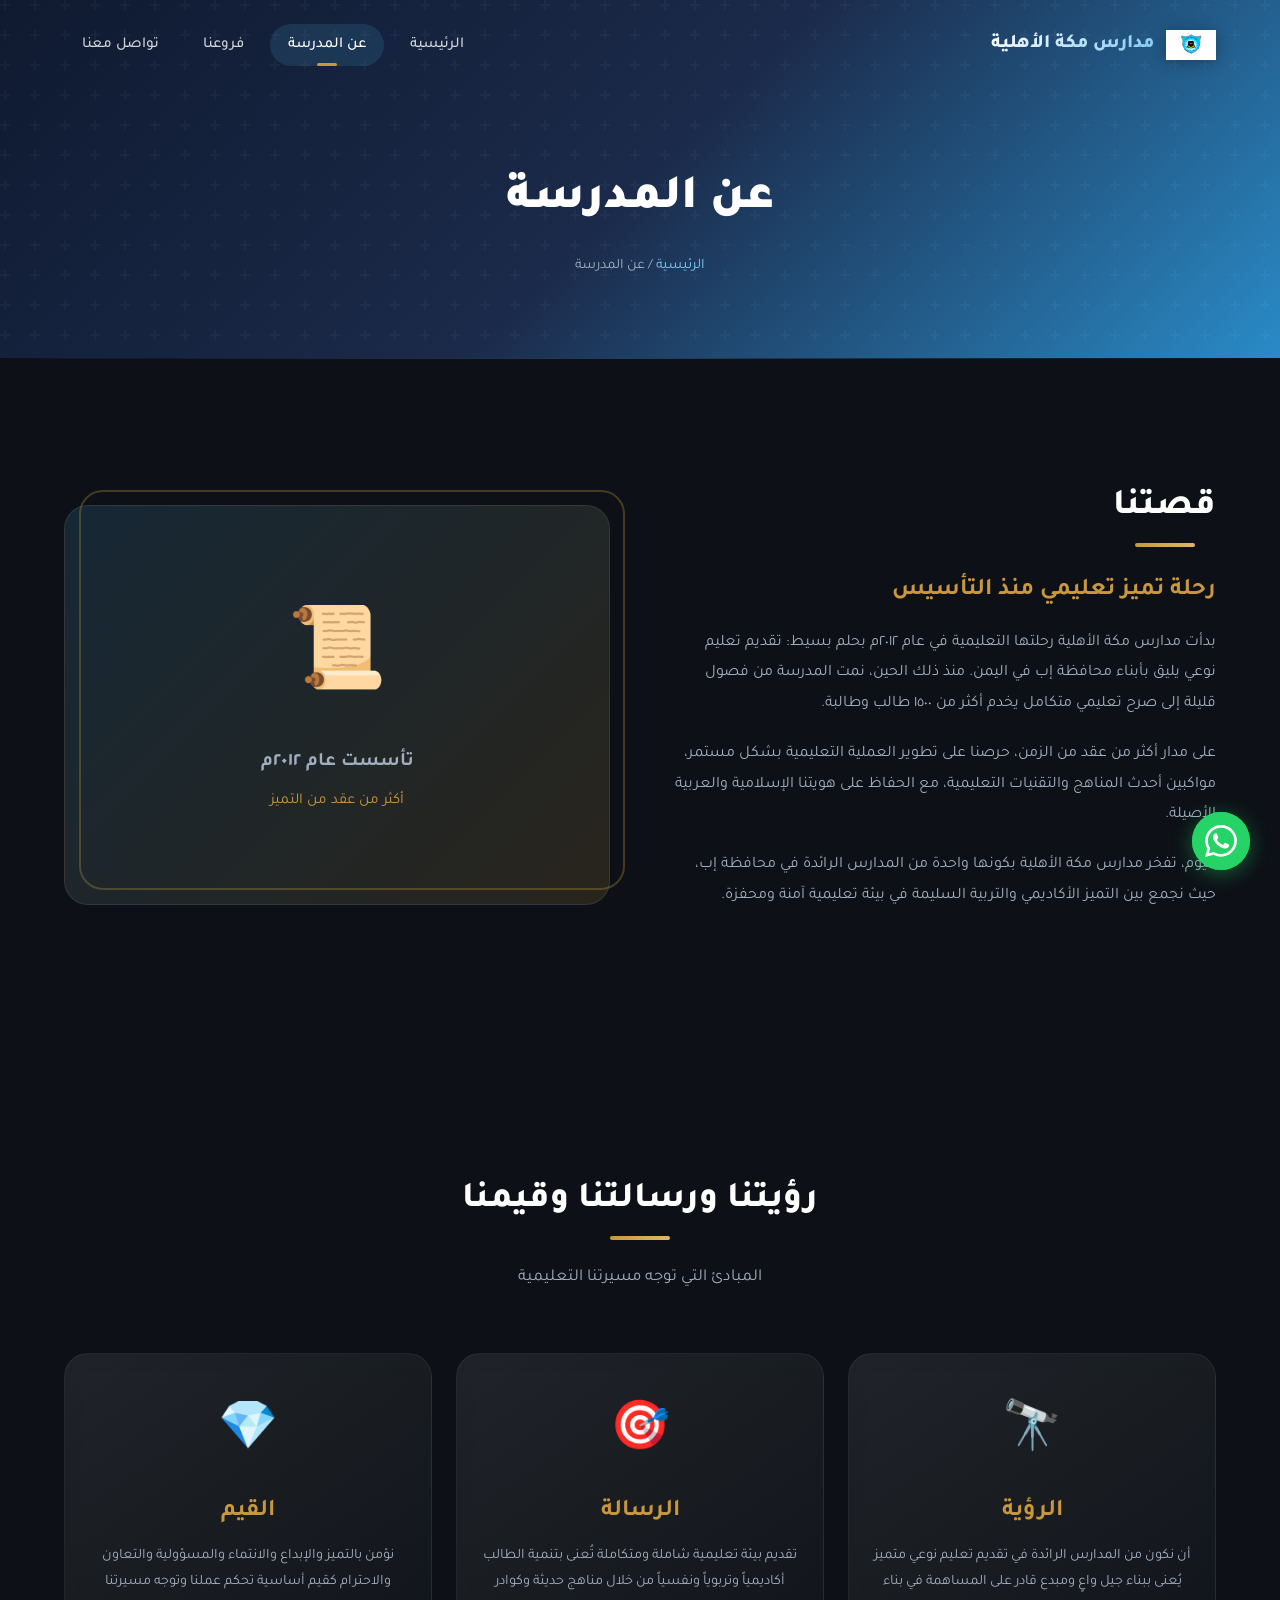
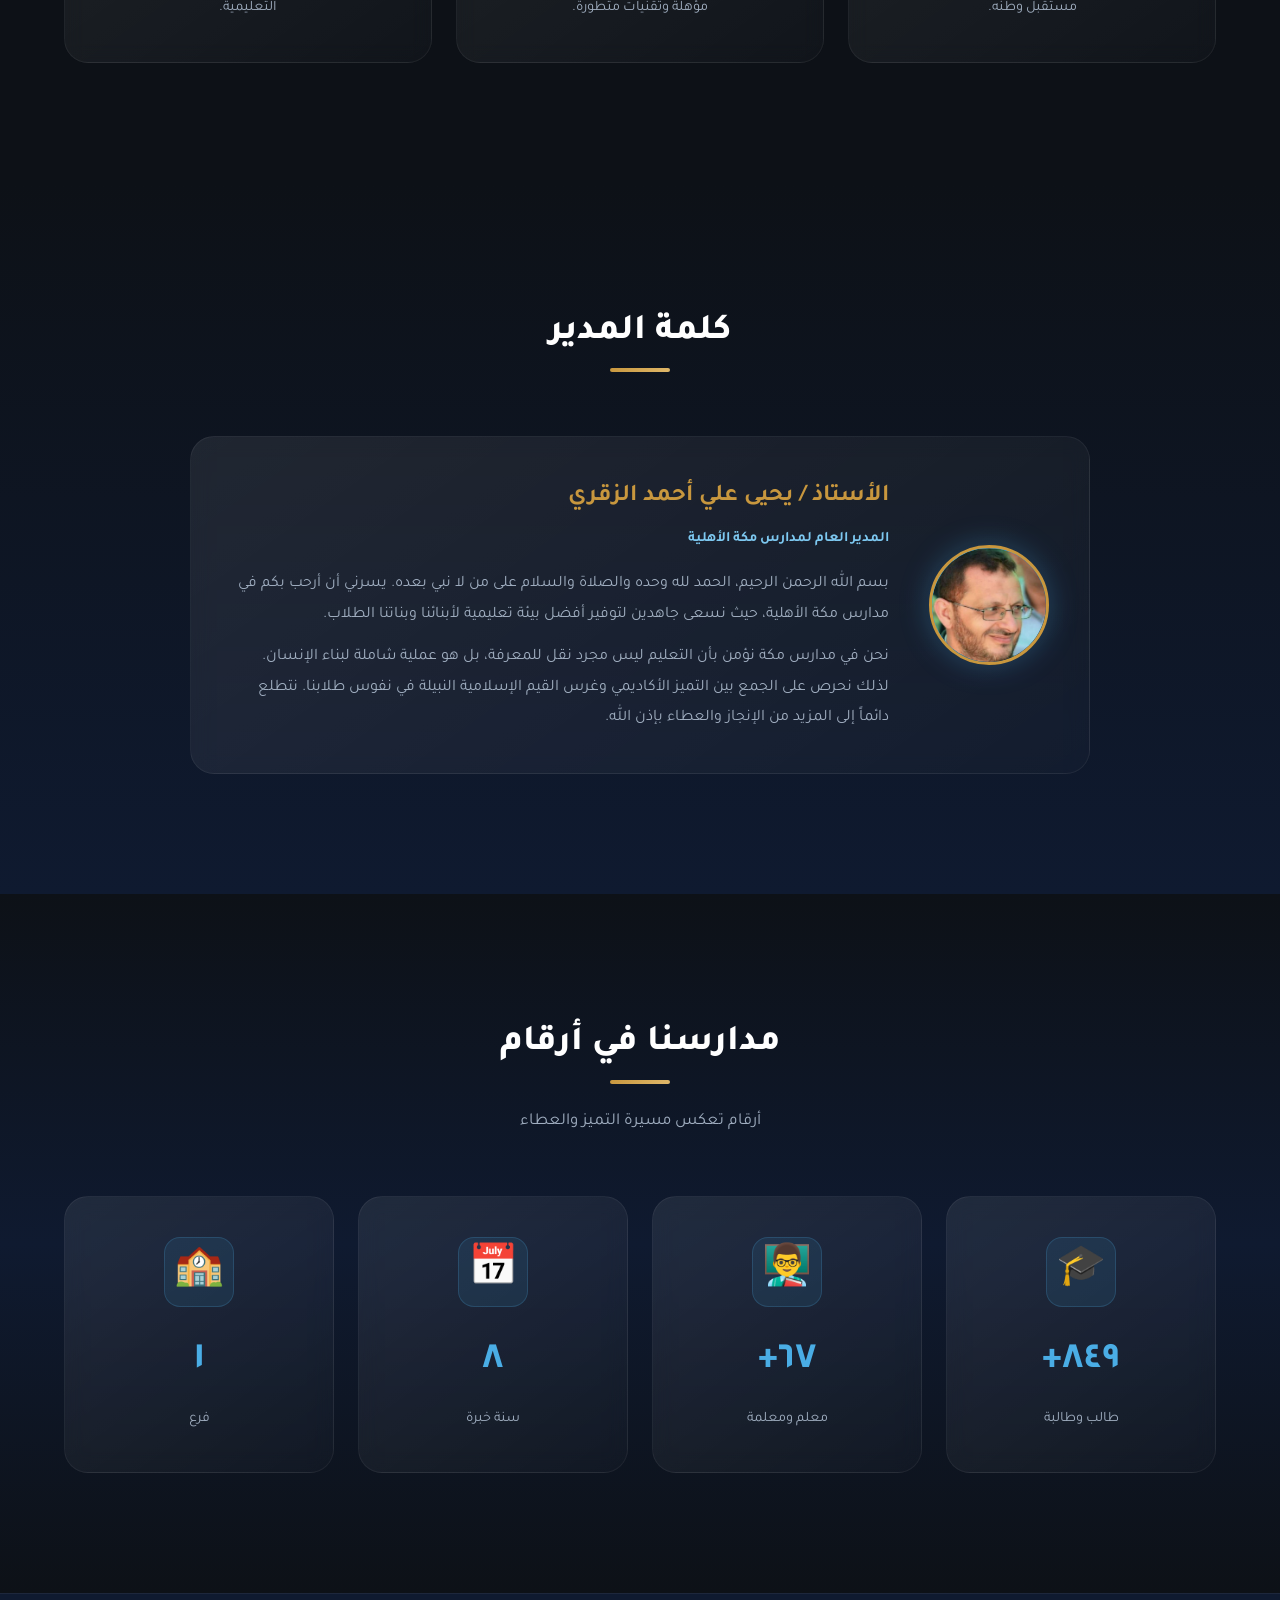
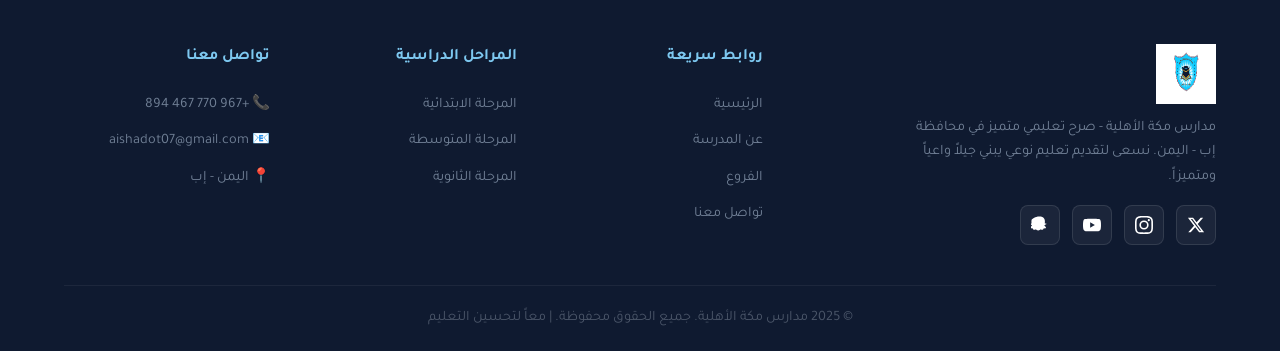
<file: about.html>
<!DOCTYPE html>
<html lang="ar" dir="rtl">

<head>
    <meta charset="UTF-8">
    <link rel="icon" type="image/x-icon" href="favicon.ico">
    <link rel="apple-touch-icon" href="apple-touch-icon.png">
    <meta name="viewport" content="width=device-width, initial-scale=1.0">
    <meta name="google-site-verification" content="DXUDdNA_demGdBm45pmondOoXSr7dPWHhBSX3P8wMvA" />
    <title>عن المدرسة | مدارس مكة الأهلية</title>
    <meta name="description" content="تعرف على تاريخ ورؤية ورسالة مدارس مكة الأهلية، والكوادر التعليمية المتميزة.">
    <link rel="canonical" href="https://makkah-schools.surge.sh/about.html">
    <meta property="og:type" content="website">
    <meta property="og:url" content="https://makkah-schools.surge.sh/about.html">
    <meta property="og:title" content="عن المدرسة | مدارس مكة الأهلية">
    <meta property="og:description"
        content="تعرف على تاريخ ورؤية ورسالة مدارس مكة الأهلية، والكوادر التعليمية المتميزة.">
    <meta property="og:image" content="https://makkah-schools.surge.sh/unnamed.jpg">
    <meta property="og:locale" content="ar_YE">
    <link rel="stylesheet" href="style.css">
    <link rel="icon" href="unnamed.jpg" type="image/jpeg">
</head>

<body>

    <!-- Preloader -->
    <div class="preloader" id="preloader">
        <img src="unnamed.jpg" alt="شعار مدارس مكة الأهلية" class="preloader-logo" width="80" height="80">
    </div>

    <!-- Navbar -->
    <nav class="navbar scrolled" id="navbar">
        <div class="container">
            <a href="index.html" class="navbar-brand">
                <img src="unnamed.jpg" alt="شعار مدارس مكة الأهلية">
                <span>مدارس مكة الأهلية</span>
            </a>
            <div class="nav-links" id="navLinks">
                <a href="index.html">الرئيسية</a>
                <a href="about.html" class="active">عن المدرسة</a>
                <a href="branches.html">فروعنا</a>
                <a href="contact.html">تواصل معنا</a>
            </div>
            <div class="mobile-toggle" id="mobileToggle">
                <span></span>
                <span></span>
                <span></span>
            </div>
        </div>
    </nav>

    <!-- Page Header -->
    <section class="page-header">
        <h1>عن <span class="highlight">المدرسة</span></h1>
        <p class="breadcrumb">
            <a href="index.html">الرئيسية</a> / عن المدرسة
        </p>
    </section>

    <!-- History Section -->
    <section class="about-section">
        <div class="container">
            <div class="about-grid">
                <div class="about-text reveal-right">
                    <div class="section-title" style="text-align: right; margin-bottom: 20px;">
                        <h2>قصتنا</h2>
                    </div>
                    <h3>رحلة تميز تعليمي منذ التأسيس</h3>
                    <p>
                        بدأت مدارس مكة الأهلية رحلتها التعليمية في عام ٢٠١٢م بحلم بسيط: تقديم تعليم نوعي يليق
                        بأبناء محافظة إب في اليمن. منذ ذلك الحين، نمت المدرسة من فصول قليلة إلى صرح تعليمي متكامل يخدم
                        أكثر من
                        ١٥٠٠ طالب وطالبة.
                    </p>
                    <p>
                        على مدار أكثر من عقد من الزمن، حرصنا على تطوير العملية التعليمية بشكل مستمر، مواكبين أحدث
                        المناهج والتقنيات التعليمية، مع الحفاظ على هويتنا الإسلامية والعربية الأصيلة.
                    </p>
                    <p>
                        اليوم، تفخر مدارس مكة الأهلية بكونها واحدة من المدارس الرائدة في محافظة إب، حيث نجمع بين
                        التميز الأكاديمي والتربية السليمة في بيئة تعليمية آمنة ومحفزة.
                    </p>
                </div>
                <div class="about-image-wrapper reveal-left">
                    <div
                        style="width:100%;height:400px;background:linear-gradient(135deg, rgba(74,173,229,0.15) 0%, rgba(200,151,62,0.15) 100%);border-radius:var(--radius-lg);display:flex;align-items:center;justify-content:center;border:1px solid rgba(255,255,255,0.08);">
                        <div style="text-align:center;">
                            <div style="font-size:5rem;margin-bottom:16px;">📜</div>
                            <p style="color:var(--gray-300);font-size:1.2rem;font-weight:700;">تأسست عام ٢٠١٢م</p>
                            <p style="color:var(--gold);font-size:0.95rem;margin-top:8px;">أكثر من عقد من التميز</p>
                        </div>
                    </div>
                </div>
            </div>
        </div>
    </section>

    <!-- Vision, Mission, Values -->
    <section class="vision-mission">
        <div class="container">
            <div class="section-title reveal">
                <h2>رؤيتنا ورسالتنا وقيمنا</h2>
                <p>المبادئ التي توجه مسيرتنا التعليمية</p>
            </div>
            <div class="vm-grid stagger-children">
                <div class="vm-card">
                    <div class="vm-icon">🔭</div>
                    <h3>الرؤية</h3>
                    <p>أن نكون من المدارس الرائدة في تقديم تعليم نوعي متميز يُعنى ببناء جيل واعٍ ومبدع قادر على المساهمة
                        في بناء مستقبل وطنه.</p>
                </div>
                <div class="vm-card">
                    <div class="vm-icon">🎯</div>
                    <h3>الرسالة</h3>
                    <p>تقديم بيئة تعليمية شاملة ومتكاملة تُعنى بتنمية الطالب أكاديمياً وتربوياً ونفسياً من خلال مناهج
                        حديثة وكوادر مؤهلة وتقنيات متطورة.</p>
                </div>
                <div class="vm-card">
                    <div class="vm-icon">💎</div>
                    <h3>القيم</h3>
                    <p>نؤمن بالتميز والإبداع والانتماء والمسؤولية والتعاون والاحترام كقيم أساسية تحكم عملنا وتوجه
                        مسيرتنا التعليمية.</p>
                </div>
            </div>
        </div>
    </section>

    <!-- Director's Message -->
    <section class="director-section">
        <div class="container">
            <div class="section-title reveal">
                <h2>كلمة المدير</h2>
            </div>
            <div class="director-card reveal">
                <div class="director-avatar">
                    <img src="director.jpg" alt="صورة المدير - الأستاذ يحيى علي أحمد الزقري"
                        style="width:100%;height:100%;object-fit:cover;border-radius:50%;">
                </div>
                <div class="director-text">
                    <h3>الأستاذ / يحيى علي أحمد الزقري</h3>
                    <p class="title">المدير العام لمدارس مكة الأهلية</p>
                    <p>
                        بسم الله الرحمن الرحيم، الحمد لله وحده والصلاة والسلام على من لا نبي بعده. يسرني أن أرحب بكم في
                        مدارس مكة الأهلية، حيث نسعى جاهدين لتوفير أفضل بيئة تعليمية لأبنائنا وبناتنا الطلاب.
                    </p>
                    <p style="margin-top: 12px;">
                        نحن في مدارس مكة نؤمن بأن التعليم ليس مجرد نقل للمعرفة، بل هو عملية شاملة لبناء الإنسان. لذلك
                        نحرص على الجمع بين التميز الأكاديمي وغرس القيم الإسلامية النبيلة في نفوس طلابنا. نتطلع دائماً
                        إلى المزيد من الإنجاز والعطاء بإذن الله.
                    </p>
                </div>
            </div>
        </div>
    </section>

    <!-- Stats Section -->
    <section class="features-section">
        <div class="container">
            <div class="section-title reveal">
                <h2>مدارسنا في أرقام</h2>
                <p>أرقام تعكس مسيرة التميز والعطاء</p>
            </div>
            <div class="features-grid stagger-children">
                <div class="feature-card">
                    <div class="feature-icon" style="font-size:2.5rem;">🎓</div>
                    <h3 style="font-size:2.5rem;color:var(--primary);" data-count="1500">0</h3>
                    <p>طالب وطالبة</p>
                </div>
                <div class="feature-card">
                    <div class="feature-icon" style="font-size:2.5rem;">👨‍🏫</div>
                    <h3 style="font-size:2.5rem;color:var(--primary);" data-count="120">0</h3>
                    <p>معلم ومعلمة</p>
                </div>
                <div class="feature-card">
                    <div class="feature-icon" style="font-size:2.5rem;">📅</div>
                    <h3 style="font-size:2.5rem;color:var(--primary);" data-count="15">0</h3>
                    <p>سنة خبرة</p>
                </div>
                <div class="feature-card">
                    <div class="feature-icon" style="font-size:2.5rem;">🏫</div>
                    <h3 style="font-size:2.5rem;color:var(--primary);" data-count="2">0</h3>
                    <p>فرع</p>
                </div>
            </div>
        </div>
    </section>

    <!-- Footer -->
    <footer class="footer">
        <div class="container">
            <div class="footer-grid">
                <div class="footer-brand">
                    <img src="unnamed.jpg" alt="شعار مدارس مكة الأهلية">
                    <p>مدارس مكة الأهلية - صرح تعليمي متميز في محافظة إب - اليمن. نسعى لتقديم تعليم نوعي يبني جيلاً
                        واعياً
                        ومتميزاً.</p>
                    <div class="social-links">
                        <a href="#" class="social-link" aria-label="تويتر"><svg width="18" height="18"
                                viewBox="0 0 24 24" fill="currentColor">
                                <path
                                    d="M18.244 2.25h3.308l-7.227 8.26 8.502 11.24H16.17l-5.214-6.817L4.99 21.75H1.68l7.73-8.835L1.254 2.25H8.08l4.713 6.231zm-1.161 17.52h1.833L7.084 4.126H5.117z" />
                            </svg></a>
                        <a href="#" class="social-link" aria-label="انستغرام"><svg width="18" height="18"
                                viewBox="0 0 24 24" fill="currentColor">
                                <path
                                    d="M12 2.163c3.204 0 3.584.012 4.85.07 3.252.148 4.771 1.691 4.919 4.919.058 1.265.069 1.645.069 4.849 0 3.205-.012 3.584-.069 4.849-.149 3.225-1.664 4.771-4.919 4.919-1.266.058-1.644.07-4.85.07-3.204 0-3.584-.012-4.849-.07-3.26-.149-4.771-1.699-4.919-4.92-.058-1.265-.07-1.644-.07-4.849 0-3.204.013-3.583.07-4.849.149-3.227 1.664-4.771 4.919-4.919 1.266-.057 1.645-.069 4.849-.069zM12 0C8.741 0 8.333.014 7.053.072 2.695.272.273 2.69.073 7.052.014 8.333 0 8.741 0 12c0 3.259.014 3.668.072 4.948.2 4.358 2.618 6.78 6.98 6.98C8.333 23.986 8.741 24 12 24c3.259 0 3.668-.014 4.948-.072 4.354-.2 6.782-2.618 6.979-6.98.059-1.28.073-1.689.073-4.948 0-3.259-.014-3.667-.072-4.947-.196-4.354-2.617-6.78-6.979-6.98C15.668.014 15.259 0 12 0zm0 5.838a6.162 6.162 0 100 12.324 6.162 6.162 0 000-12.324zM12 16a4 4 0 110-8 4 4 0 010 8zm6.406-11.845a1.44 1.44 0 100 2.881 1.44 1.44 0 000-2.881z" />
                            </svg></a>
                        <a href="#" class="social-link" aria-label="يوتيوب"><svg width="18" height="18"
                                viewBox="0 0 24 24" fill="currentColor">
                                <path
                                    d="M23.498 6.186a3.016 3.016 0 00-2.122-2.136C19.505 3.545 12 3.545 12 3.545s-7.505 0-9.377.505A3.017 3.017 0 00.502 6.186C0 8.07 0 12 0 12s0 3.93.502 5.814a3.016 3.016 0 002.122 2.136c1.871.505 9.376.505 9.376.505s7.505 0 9.377-.505a3.015 3.015 0 002.122-2.136C24 15.93 24 12 24 12s0-3.93-.502-5.814zM9.545 15.568V8.432L15.818 12l-6.273 3.568z" />
                            </svg></a>
                        <a href="#" class="social-link" aria-label="سناب شات"><svg width="18" height="18"
                                viewBox="0 0 24 24" fill="currentColor">
                                <path
                                    d="M12.206.793c.99 0 4.347.276 5.93 3.821.529 1.193.403 3.219.299 4.847l-.003.06c-.012.18-.022.345-.03.51.075.045.203.09.401.09.3-.016.659-.12.922-.214.12-.042.195-.07.288-.07.204 0 .382.056.49.345.12.33.015.614-.21.788-.18.135-.705.33-1.274.525l-.03.012c-.45.165-.96.345-1.065.585-.045.09-.06.135-.06.195 0 .09.03.18.06.27.074.165.445.615.81 1.02.26.285.585.645.81.96.39.555.585 1.062.405 1.455-.135.27-.42.405-.72.465-.24.045-.495.06-.72.06-.12 0-.255-.009-.375-.015-.195-.015-.375-.03-.57-.03-.18 0-.33.015-.45.105-.09.04-.165.115-.255.225-.27.36-.48.915-.78 1.18-.33.285-.78.375-1.245.375-.33 0-.66-.06-.99-.12-.285-.06-.57-.12-.87-.12-.06 0-.135.005-.21.015-.33.045-.69.21-1.11.42-.6.3-1.29.645-2.085.645h-.03c-.795 0-1.485-.345-2.085-.645-.42-.21-.78-.375-1.11-.42a1.858 1.858 0 00-.21-.015c-.3 0-.585.06-.87.12-.33.06-.66.12-.99.12-.465 0-.915-.09-1.245-.375-.3-.27-.51-.825-.78-1.185-.09-.105-.165-.18-.255-.225-.12-.075-.27-.105-.45-.105-.195 0-.375.015-.57.03-.12.01-.255.015-.375.015-.225 0-.48-.015-.72-.06-.3-.06-.585-.195-.72-.465-.18-.39.015-.9.405-1.455.225-.315.555-.675.81-.96.37-.405.74-.855.81-1.02.03-.09.06-.18.06-.27 0-.06-.015-.105-.06-.195-.105-.24-.615-.42-1.065-.585l-.03-.012c-.57-.195-1.095-.39-1.275-.525-.225-.18-.33-.465-.21-.788.108-.289.286-.345.49-.345.09 0 .17.028.288.07.27.095.625.198.92.214.21 0 .33-.045.405-.09a8.02 8.02 0 01-.03-.51l-.003-.06c-.105-1.627-.225-3.654.3-4.846C5.848 1.069 9.204.793 10.194.793h2.01z" />
                            </svg></a>
                    </div>
                </div>
                <div>
                    <h4>روابط سريعة</h4>
                    <div class="footer-links">
                        <a href="index.html">الرئيسية</a>
                        <a href="about.html">عن المدرسة</a>
                        <a href="branches.html">الفروع</a>
                        <a href="contact.html">تواصل معنا</a>
                    </div>
                </div>
                <div>
                    <h4>المراحل الدراسية</h4>
                    <div class="footer-links">
                        <a href="#">المرحلة الابتدائية</a>
                        <a href="#">المرحلة المتوسطة</a>
                        <a href="#">المرحلة الثانوية</a>
                    </div>
                </div>
                <div>
                    <h4>تواصل معنا</h4>
                    <div class="footer-links">
                        <a href="#">📞 +967 770 467 894</a>
                        <a href="#">📧 aishadot07@gmail.com</a>
                        <a href="#">📍 اليمن - إب</a>
                    </div>
                </div>
            </div>
            <div class="footer-bottom">
                <p>© 2025 مدارس مكة الأهلية. جميع الحقوق محفوظة. | معاً لتحسين التعليم</p>
            </div>
        </div>
    </footer>

    <button class="back-to-top" id="backToTop" aria-label="العودة للأعلى">↑</button>

    <!-- WhatsApp Floating Button -->
    <a href="https://wa.me/967770467894?text=%D9%85%D8%B1%D8%AD%D8%A8%D8%A7%D9%8B%20%D8%A8%D9%85%D8%AF%D8%A7%D8%B1%D8%B3%20%D9%85%D9%83%D8%A9"
        target="_blank" class="whatsapp-float" aria-label="تواصل عبر واتساب">
        <svg xmlns="http://www.w3.org/2000/svg" viewBox="0 0 24 24">
            <path
                d="M17.472 14.382c-.297-.149-1.758-.867-2.03-.967-.273-.099-.471-.148-.67.15-.197.297-.767.966-.94 1.164-.173.199-.347.223-.644.075-.297-.15-1.255-.463-2.39-1.475-.883-.788-1.48-1.761-1.653-2.059-.173-.297-.018-.458.13-.606.134-.133.298-.347.446-.52.149-.174.198-.298.298-.497.099-.198.05-.371-.025-.52-.075-.149-.669-1.612-.916-2.207-.242-.579-.487-.5-.669-.51-.173-.008-.371-.01-.57-.01-.198 0-.52.074-.792.372-.272.297-1.04 1.016-1.04 2.479 0 1.462 1.065 2.875 1.213 3.074.149.198 2.096 3.2 5.077 4.487.709.306 1.262.489 1.694.625.712.227 1.36.195 1.871.118.571-.085 1.758-.719 2.006-1.413.248-.694.248-1.289.173-1.413-.074-.124-.272-.198-.57-.347m-5.421 7.403h-.004a9.87 9.87 0 01-5.031-1.378l-.361-.214-3.741.982.998-3.648-.235-.374a9.86 9.86 0 01-1.51-5.26c.001-5.45 4.436-9.884 9.888-9.884 2.64 0 5.122 1.03 6.988 2.898a9.825 9.825 0 012.893 6.994c-.003 5.45-4.437 9.884-9.885 9.884m8.413-18.297A11.815 11.815 0 0012.05 0C5.495 0 .16 5.335.157 11.892c0 2.096.547 4.142 1.588 5.945L.057 24l6.305-1.654a11.882 11.882 0 005.683 1.448h.005c6.554 0 11.89-5.335 11.893-11.893a11.821 11.821 0 00-3.48-8.413z" />
        </svg>
    </a>

    <script src="script.js"></script>
</body>

</html>
</file>
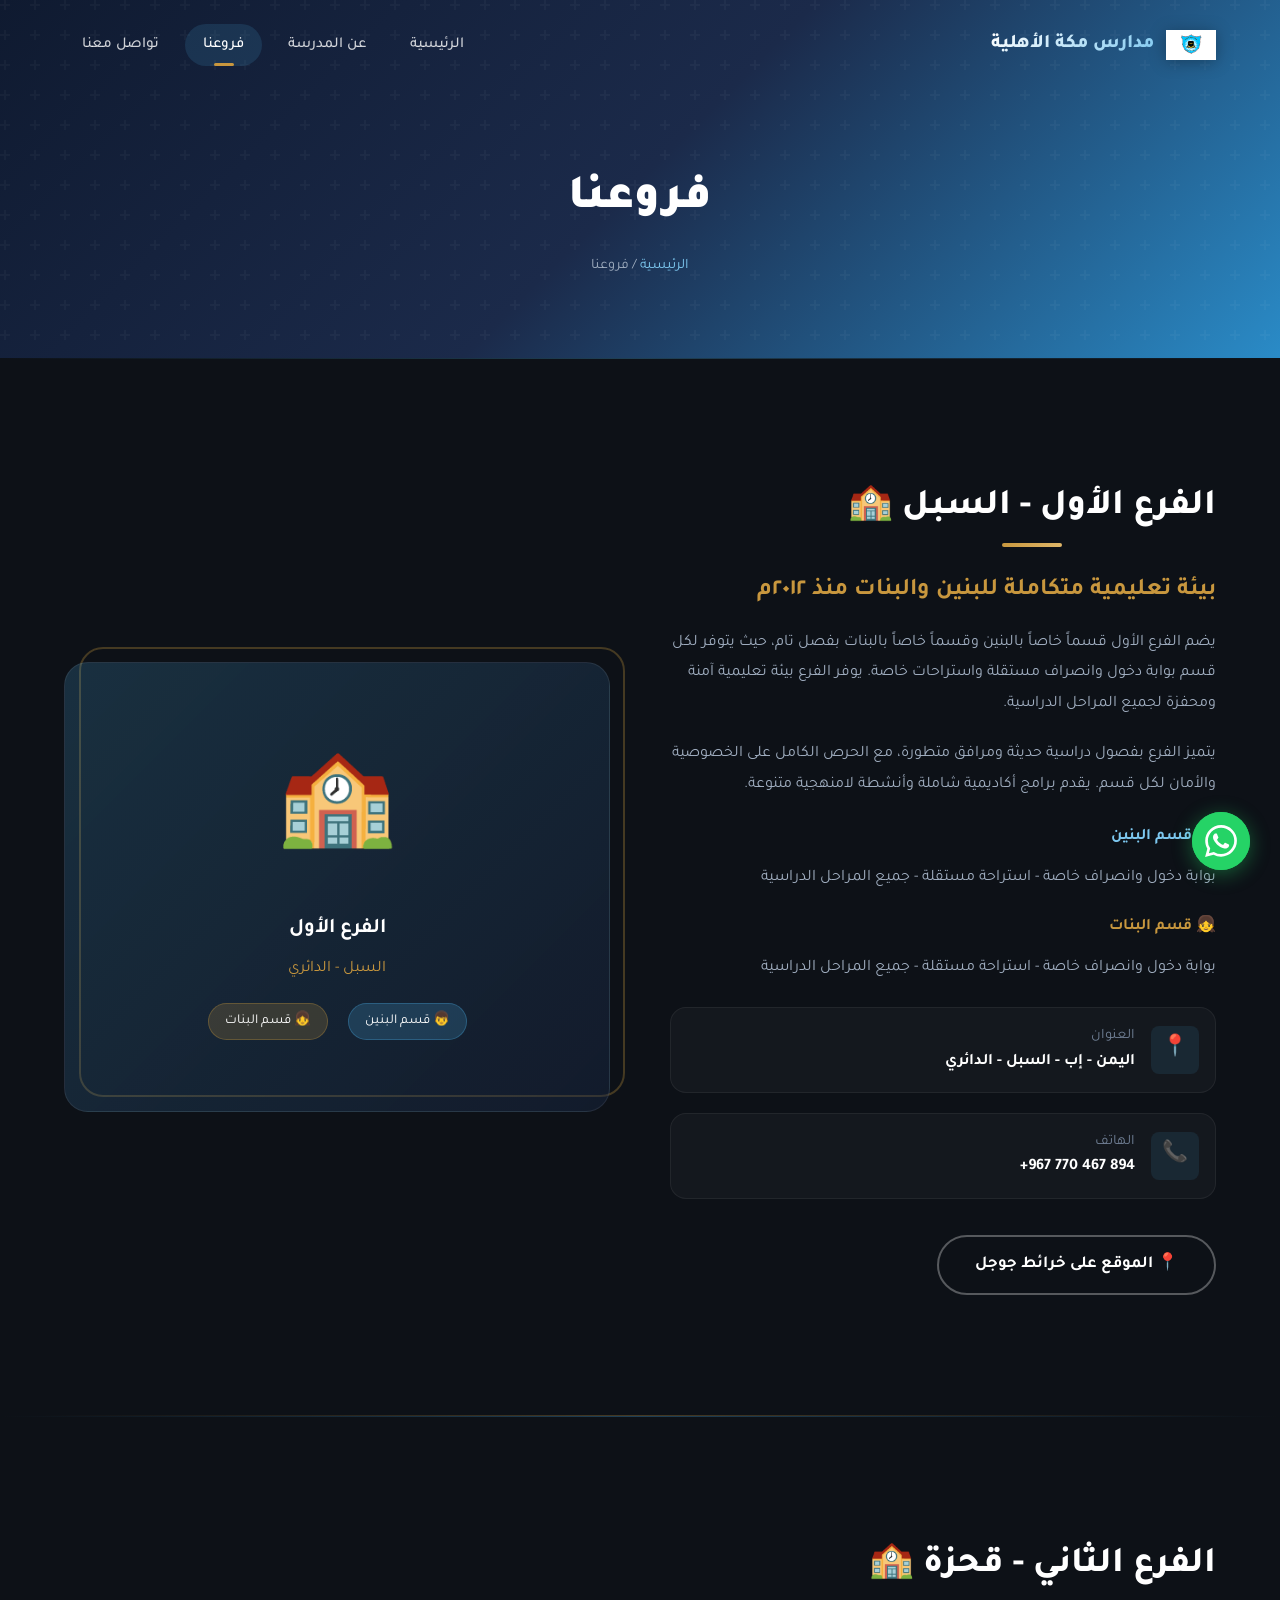
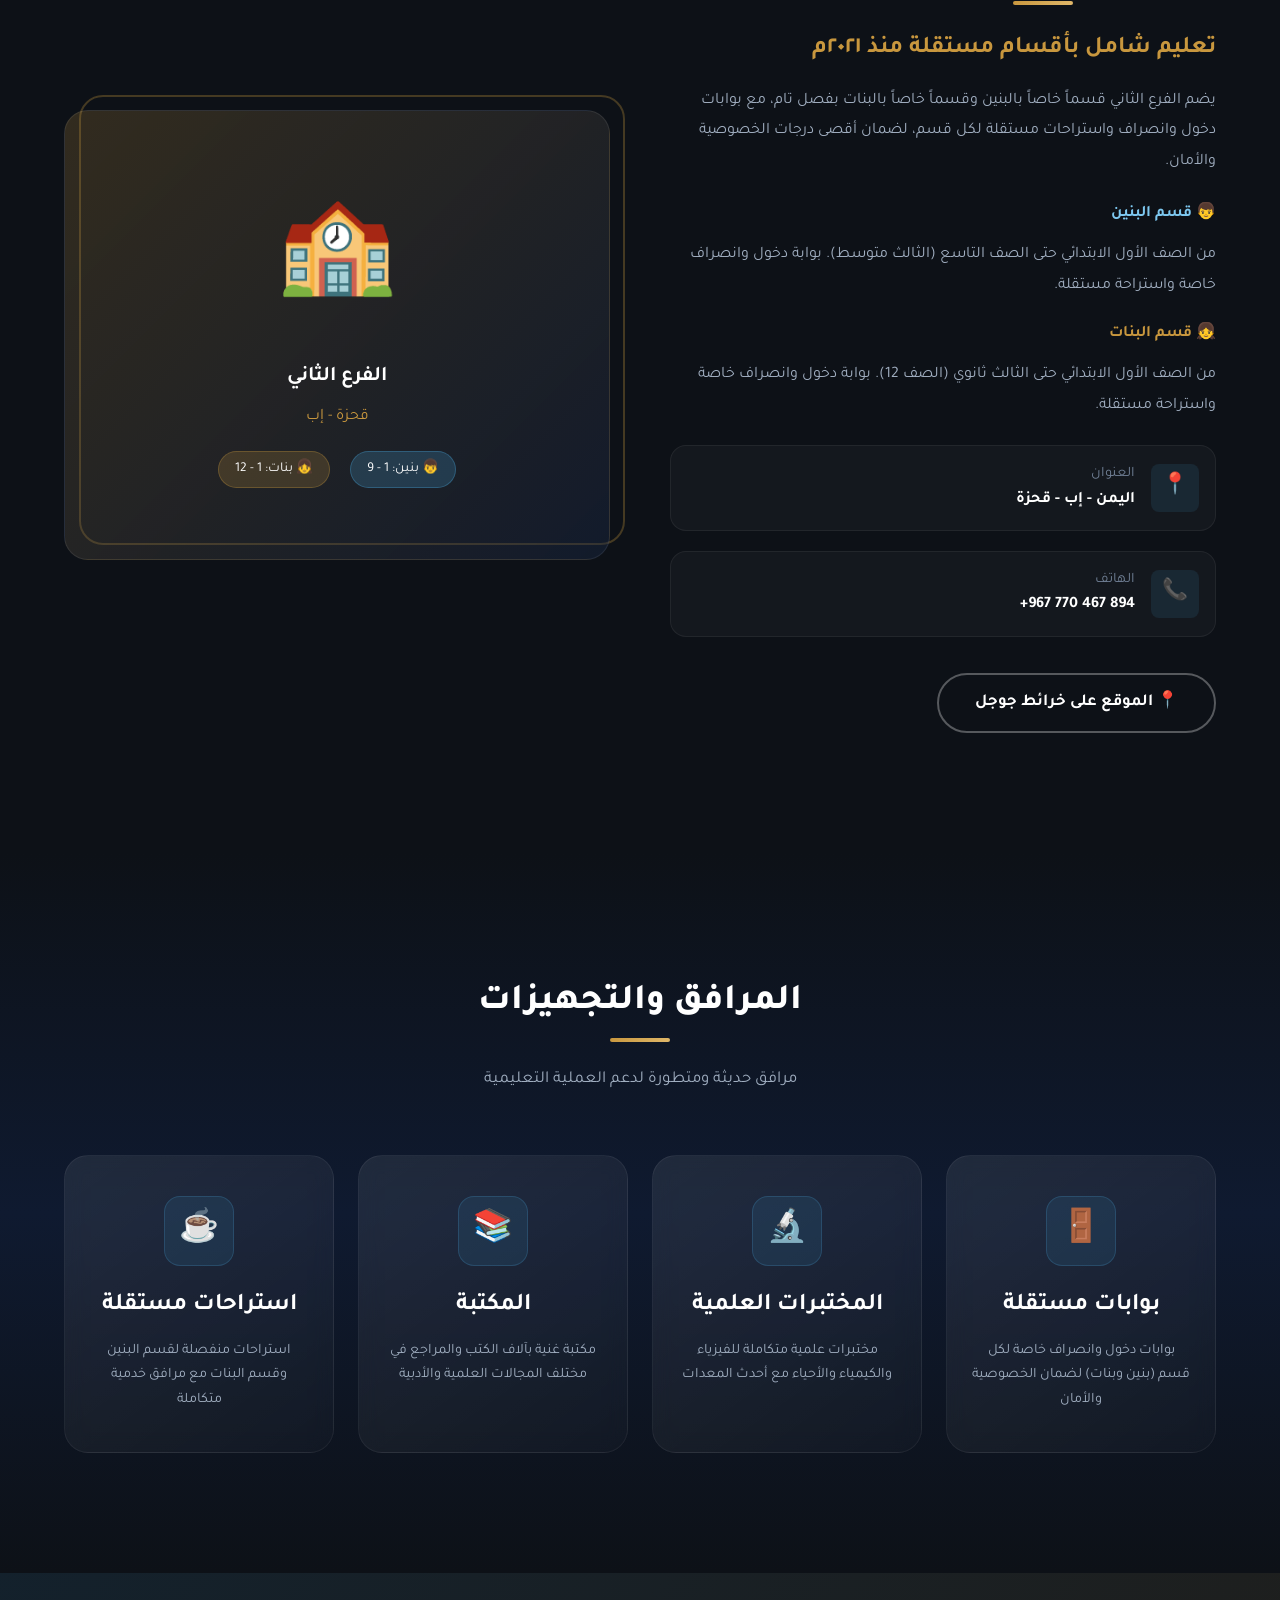
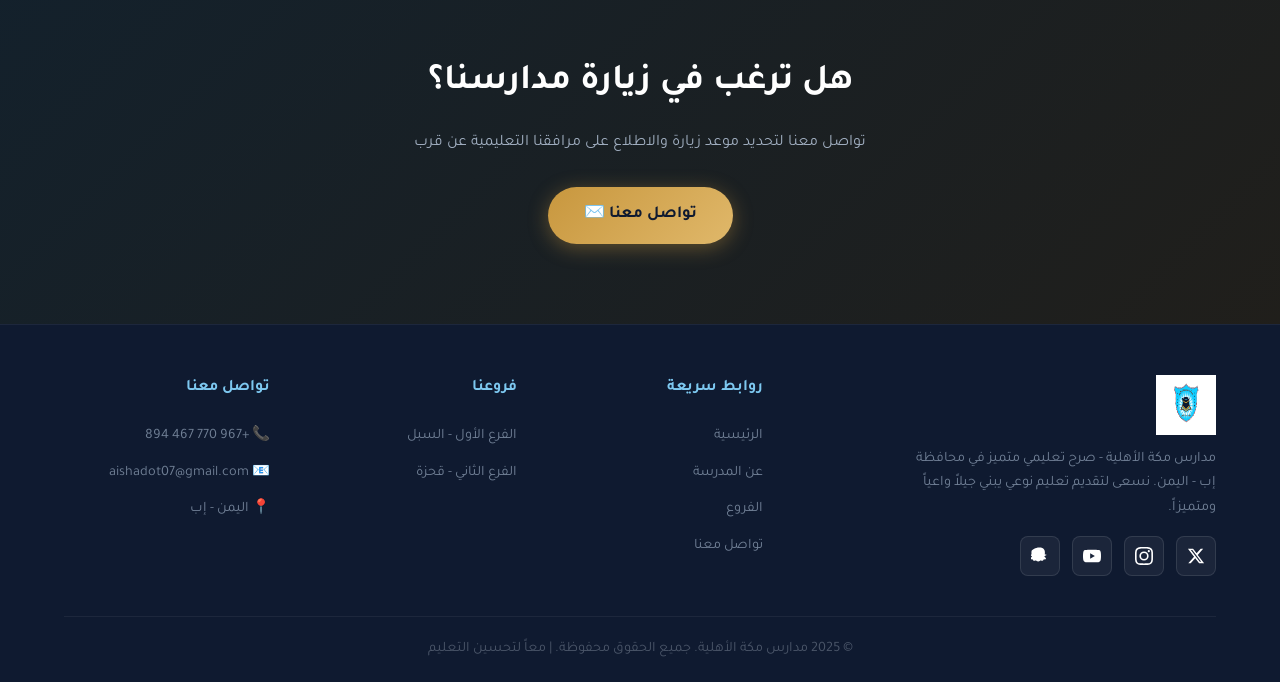
<file: branches.html>
<!DOCTYPE html>
<html lang="ar" dir="rtl">

<head>
    <meta charset="UTF-8">
    <link rel="icon" type="image/x-icon" href="favicon.ico">
    <link rel="apple-touch-icon" href="apple-touch-icon.png">
    <meta name="viewport" content="width=device-width, initial-scale=1.0">
    <meta name="google-site-verification" content="DXUDdNA_demGdBm45pmondOoXSr7dPWHhBSX3P8wMvA" />
    <title>فروعنا | مدارس مكة الأهلية</title>
    <meta name="description"
        content="تعرف على فروع مدارس مكة الأهلية في اليمن - إب. فرعان يضمان أقساماً للبنين والبنات بفصل تام.">
    <link rel="canonical" href="https://makkah-schools.surge.sh/branches.html">
    <meta property="og:type" content="website">
    <meta property="og:url" content="https://makkah-schools.surge.sh/branches.html">
    <meta property="og:title" content="فروعنا | مدارس مكة الأهلية">
    <meta property="og:description"
        content="تعرف على فروع مدارس مكة الأهلية في اليمن - إب. فرعان يضمان أقساماً للبنين والبنات.">
    <meta property="og:image" content="https://makkah-schools.surge.sh/unnamed.jpg">
    <meta property="og:locale" content="ar_YE">
    <link rel="stylesheet" href="style.css">
    <link rel="icon" href="unnamed.jpg" type="image/jpeg">
</head>

<body>

    <!-- Preloader -->
    <div class="preloader" id="preloader">
        <img src="unnamed.jpg" alt="شعار مدارس مكة الأهلية" class="preloader-logo" width="80" height="80">
    </div>

    <!-- Navbar -->
    <nav class="navbar scrolled" id="navbar">
        <div class="container">
            <a href="index.html" class="navbar-brand">
                <img src="unnamed.jpg" alt="شعار مدارس مكة الأهلية">
                <span>مدارس مكة الأهلية</span>
            </a>
            <div class="nav-links" id="navLinks">
                <a href="index.html">الرئيسية</a>
                <a href="about.html">عن المدرسة</a>
                <a href="branches.html" class="active">فروعنا</a>
                <a href="contact.html">تواصل معنا</a>
            </div>
            <div class="mobile-toggle" id="mobileToggle">
                <span></span>
                <span></span>
                <span></span>
            </div>
        </div>
    </nav>

    <!-- Page Header -->
    <section class="page-header">
        <h1>فروعنا</h1>
        <p class="breadcrumb">
            <a href="index.html">الرئيسية</a> / فروعنا
        </p>
    </section>

    <!-- Branch 1: Al-Sabeel -->
    <section class="about-section">
        <div class="container">
            <div class="about-grid">
                <div class="about-text reveal-right">
                    <div class="section-title" style="text-align: right; margin-bottom: 20px;">
                        <h2>الفرع الأول - السبل 🏫</h2>
                    </div>
                    <h3>بيئة تعليمية متكاملة للبنين والبنات منذ ٢٠١٢م</h3>
                    <p>
                        يضم الفرع الأول قسماً خاصاً بالبنين وقسماً خاصاً بالبنات بفصل تام، حيث يتوفر لكل قسم بوابة دخول
                        وانصراف مستقلة واستراحات خاصة. يوفر الفرع بيئة تعليمية آمنة ومحفزة لجميع المراحل الدراسية.
                    </p>
                    <p>
                        يتميز الفرع بفصول دراسية حديثة ومرافق متطورة، مع الحرص الكامل على الخصوصية والأمان لكل قسم. يقدم
                        برامج أكاديمية شاملة وأنشطة لامنهجية متنوعة.
                    </p>

                    <div style="margin-top: 24px;">
                        <h4 style="color: var(--primary-light); margin-bottom: 12px;">👦 قسم البنين</h4>
                        <p>بوابة دخول وانصراف خاصة - استراحة مستقلة - جميع المراحل الدراسية</p>
                    </div>
                    <div style="margin-top: 16px;">
                        <h4 style="color: var(--gold); margin-bottom: 12px;">👧 قسم البنات</h4>
                        <p>بوابة دخول وانصراف خاصة - استراحة مستقلة - جميع المراحل الدراسية</p>
                    </div>

                    <div class="contact-item" style="margin-top: 24px;">
                        <div class="contact-item-icon">📍</div>
                        <div class="contact-item-text">
                            <div class="contact-label">العنوان</div>
                            <div class="contact-value">اليمن - إب - السبل - الدائري</div>
                        </div>
                    </div>
                    <div class="contact-item">
                        <div class="contact-item-icon">📞</div>
                        <div class="contact-item-text">
                            <div class="contact-label">الهاتف</div>
                            <div class="contact-value" dir="ltr">+967 770 467 894</div>
                        </div>
                    </div>
                    <a href="https://maps.app.goo.gl/FKKDEDvy6bn48XXG7?g_st=aw" target="_blank" class="btn btn-outline"
                        style="margin-top:16px;display:inline-flex;">
                        📍 الموقع على خرائط جوجل
                    </a>
                </div>
                <div class="about-image-wrapper reveal-left">
                    <div
                        style="width:100%;height:450px;background:linear-gradient(135deg, rgba(74,173,229,0.2) 0%, rgba(27,42,74,0.4) 100%);border-radius:var(--radius-lg);display:flex;align-items:center;justify-content:center;border:1px solid rgba(255,255,255,0.08);">
                        <div style="text-align:center;">
                            <div style="font-size:6rem;margin-bottom:16px;">🏫</div>
                            <p style="color:var(--white);font-size:1.3rem;font-weight:700;">الفرع الأول</p>
                            <p style="color:var(--gold);font-size:1rem;margin-top:8px;">السبل - الدائري</p>
                            <div style="display:flex;gap:20px;justify-content:center;margin-top:20px;">
                                <span
                                    style="padding:6px 16px;background:rgba(74,173,229,0.2);border:1px solid rgba(74,173,229,0.3);border-radius:20px;font-size:0.85rem;">👦
                                    قسم البنين</span>
                                <span
                                    style="padding:6px 16px;background:rgba(200,151,62,0.2);border:1px solid rgba(200,151,62,0.3);border-radius:20px;font-size:0.85rem;">👧
                                    قسم البنات</span>
                            </div>
                        </div>
                    </div>
                </div>
            </div>
        </div>
    </section>

    <!-- Divider -->
    <div
        style="max-width:1200px;margin:0 auto;height:1px;background:linear-gradient(90deg, transparent, rgba(200,151,62,0.3), transparent);">
    </div>

    <!-- Branch 2: Qahza -->
    <section class="about-section">
        <div class="container">
            <div class="about-grid" style="direction: ltr;">
                <div class="about-image-wrapper reveal-right" style="direction: rtl;">
                    <div
                        style="width:100%;height:450px;background:linear-gradient(135deg, rgba(200,151,62,0.2) 0%, rgba(27,42,74,0.4) 100%);border-radius:var(--radius-lg);display:flex;align-items:center;justify-content:center;border:1px solid rgba(255,255,255,0.08);">
                        <div style="text-align:center;">
                            <div style="font-size:6rem;margin-bottom:16px;">🏫</div>
                            <p style="color:var(--white);font-size:1.3rem;font-weight:700;">الفرع الثاني</p>
                            <p style="color:var(--gold);font-size:1rem;margin-top:8px;">قحزة - إب</p>
                            <div style="display:flex;gap:20px;justify-content:center;margin-top:20px; flex-wrap:wrap;">
                                <span
                                    style="padding:6px 16px;background:rgba(74,173,229,0.2);border:1px solid rgba(74,173,229,0.3);border-radius:20px;font-size:0.85rem;">👦
                                    بنين: 1 - 9</span>
                                <span
                                    style="padding:6px 16px;background:rgba(200,151,62,0.2);border:1px solid rgba(200,151,62,0.3);border-radius:20px;font-size:0.85rem;">👧
                                    بنات: 1 - 12</span>
                            </div>
                        </div>
                    </div>
                </div>
                <div class="about-text reveal-left" style="direction: rtl;">
                    <div class="section-title" style="text-align: right; margin-bottom: 20px;">
                        <h2>الفرع الثاني - قحزة 🏫</h2>
                    </div>
                    <h3>تعليم شامل بأقسام مستقلة منذ ٢٠٢١م</h3>
                    <p>
                        يضم الفرع الثاني قسماً خاصاً بالبنين وقسماً خاصاً بالبنات بفصل تام، مع بوابات دخول وانصراف
                        واستراحات مستقلة لكل قسم، لضمان أقصى درجات الخصوصية والأمان.
                    </p>

                    <div style="margin-top: 24px;">
                        <h4 style="color: var(--primary-light); margin-bottom: 12px;">👦 قسم البنين</h4>
                        <p>من الصف الأول الابتدائي حتى الصف التاسع (الثالث متوسط). بوابة دخول وانصراف خاصة واستراحة
                            مستقلة.</p>
                    </div>
                    <div style="margin-top: 16px;">
                        <h4 style="color: var(--gold); margin-bottom: 12px;">👧 قسم البنات</h4>
                        <p>من الصف الأول الابتدائي حتى الثالث ثانوي (الصف 12). بوابة دخول وانصراف خاصة واستراحة مستقلة.
                        </p>
                    </div>

                    <div class="contact-item" style="margin-top: 24px;">
                        <div class="contact-item-icon">📍</div>
                        <div class="contact-item-text">
                            <div class="contact-label">العنوان</div>
                            <div class="contact-value">اليمن - إب - قحزة</div>
                        </div>
                    </div>
                    <div class="contact-item">
                        <div class="contact-item-icon">📞</div>
                        <div class="contact-item-text">
                            <div class="contact-label">الهاتف</div>
                            <div class="contact-value" dir="ltr">+967 770 467 894</div>
                        </div>
                    </div>
                    <a href="https://maps.app.goo.gl/FKKDEDvy6bn48XXG7?g_st=aw" target="_blank" class="btn btn-outline"
                        style="margin-top:16px;display:inline-flex;">
                        📍 الموقع على خرائط جوجل
                    </a>
                </div>
            </div>
        </div>
    </section>

    <!-- Facilities Section -->
    <section class="features-section">
        <div class="container">
            <div class="section-title reveal">
                <h2>المرافق والتجهيزات</h2>
                <p>مرافق حديثة ومتطورة لدعم العملية التعليمية</p>
            </div>
            <div class="features-grid stagger-children">
                <div class="feature-card">
                    <div class="feature-icon">🚪</div>
                    <h3>بوابات مستقلة</h3>
                    <p>بوابات دخول وانصراف خاصة لكل قسم (بنين وبنات) لضمان الخصوصية والأمان</p>
                </div>
                <div class="feature-card">
                    <div class="feature-icon">🔬</div>
                    <h3>المختبرات العلمية</h3>
                    <p>مختبرات علمية متكاملة للفيزياء والكيمياء والأحياء مع أحدث المعدات</p>
                </div>
                <div class="feature-card">
                    <div class="feature-icon">📚</div>
                    <h3>المكتبة</h3>
                    <p>مكتبة غنية بآلاف الكتب والمراجع في مختلف المجالات العلمية والأدبية</p>
                </div>
                <div class="feature-card">
                    <div class="feature-icon">☕</div>
                    <h3>استراحات مستقلة</h3>
                    <p>استراحات منفصلة لقسم البنين وقسم البنات مع مرافق خدمية متكاملة</p>
                </div>
            </div>
        </div>
    </section>

    <!-- CTA Section -->
    <section
        style="padding:80px 0;background:linear-gradient(135deg, rgba(74,173,229,0.1), rgba(200,151,62,0.1));text-align:center;">
        <div class="container reveal">
            <h2 style="font-size:var(--fs-h2);margin-bottom:16px;">هل ترغب في زيارة مدارسنا؟</h2>
            <p style="color:var(--gray-300);margin-bottom:30px;max-width:500px;margin-left:auto;margin-right:auto;">
                تواصل معنا لتحديد موعد زيارة والاطلاع على مرافقنا التعليمية عن قرب</p>
            <a href="contact.html" class="btn btn-gold">تواصل معنا ✉️</a>
        </div>
    </section>

    <!-- Footer -->
    <footer class="footer">
        <div class="container">
            <div class="footer-grid">
                <div class="footer-brand">
                    <img src="unnamed.jpg" alt="شعار مدارس مكة الأهلية">
                    <p>مدارس مكة الأهلية - صرح تعليمي متميز في محافظة إب - اليمن. نسعى لتقديم تعليم نوعي يبني جيلاً
                        واعياً ومتميزاً.</p>
                    <div class="social-links">
                        <a href="#" class="social-link" aria-label="تويتر"><svg width="18" height="18"
                                viewBox="0 0 24 24" fill="currentColor">
                                <path
                                    d="M18.244 2.25h3.308l-7.227 8.26 8.502 11.24H16.17l-5.214-6.817L4.99 21.75H1.68l7.73-8.835L1.254 2.25H8.08l4.713 6.231zm-1.161 17.52h1.833L7.084 4.126H5.117z" />
                            </svg></a>
                        <a href="#" class="social-link" aria-label="انستغرام"><svg width="18" height="18"
                                viewBox="0 0 24 24" fill="currentColor">
                                <path
                                    d="M12 2.163c3.204 0 3.584.012 4.85.07 3.252.148 4.771 1.691 4.919 4.919.058 1.265.069 1.645.069 4.849 0 3.205-.012 3.584-.069 4.849-.149 3.225-1.664 4.771-4.919 4.919-1.266.058-1.644.07-4.85.07-3.204 0-3.584-.012-4.849-.07-3.26-.149-4.771-1.699-4.919-4.92-.058-1.265-.07-1.644-.07-4.849 0-3.204.013-3.583.07-4.849.149-3.227 1.664-4.771 4.919-4.919 1.266-.057 1.645-.069 4.849-.069zM12 0C8.741 0 8.333.014 7.053.072 2.695.272.273 2.69.073 7.052.014 8.333 0 8.741 0 12c0 3.259.014 3.668.072 4.948.2 4.358 2.618 6.78 6.98 6.98C8.333 23.986 8.741 24 12 24c3.259 0 3.668-.014 4.948-.072 4.354-.2 6.782-2.618 6.979-6.98.059-1.28.073-1.689.073-4.948 0-3.259-.014-3.667-.072-4.947-.196-4.354-2.617-6.78-6.979-6.98C15.668.014 15.259 0 12 0zm0 5.838a6.162 6.162 0 100 12.324 6.162 6.162 0 000-12.324zM12 16a4 4 0 110-8 4 4 0 010 8zm6.406-11.845a1.44 1.44 0 100 2.881 1.44 1.44 0 000-2.881z" />
                            </svg></a>
                        <a href="#" class="social-link" aria-label="يوتيوب"><svg width="18" height="18"
                                viewBox="0 0 24 24" fill="currentColor">
                                <path
                                    d="M23.498 6.186a3.016 3.016 0 00-2.122-2.136C19.505 3.545 12 3.545 12 3.545s-7.505 0-9.377.505A3.017 3.017 0 00.502 6.186C0 8.07 0 12 0 12s0 3.93.502 5.814a3.016 3.016 0 002.122 2.136c1.871.505 9.376.505 9.376.505s7.505 0 9.377-.505a3.015 3.015 0 002.122-2.136C24 15.93 24 12 24 12s0-3.93-.502-5.814zM9.545 15.568V8.432L15.818 12l-6.273 3.568z" />
                            </svg></a>
                        <a href="#" class="social-link" aria-label="سناب شات"><svg width="18" height="18"
                                viewBox="0 0 24 24" fill="currentColor">
                                <path
                                    d="M12.206.793c.99 0 4.347.276 5.93 3.821.529 1.193.403 3.219.299 4.847l-.003.06c-.012.18-.022.345-.03.51.075.045.203.09.401.09.3-.016.659-.12.922-.214.12-.042.195-.07.288-.07.204 0 .382.056.49.345.12.33.015.614-.21.788-.18.135-.705.33-1.274.525l-.03.012c-.45.165-.96.345-1.065.585-.045.09-.06.135-.06.195 0 .09.03.18.06.27.074.165.445.615.81 1.02.26.285.585.645.81.96.39.555.585 1.062.405 1.455-.135.27-.42.405-.72.465-.24.045-.495.06-.72.06-.12 0-.255-.009-.375-.015-.195-.015-.375-.03-.57-.03-.18 0-.33.015-.45.105-.09.04-.165.115-.255.225-.27.36-.48.915-.78 1.18-.33.285-.78.375-1.245.375-.33 0-.66-.06-.99-.12-.285-.06-.57-.12-.87-.12-.06 0-.135.005-.21.015-.33.045-.69.21-1.11.42-.6.3-1.29.645-2.085.645h-.03c-.795 0-1.485-.345-2.085-.645-.42-.21-.78-.375-1.11-.42a1.858 1.858 0 00-.21-.015c-.3 0-.585.06-.87.12-.33.06-.66.12-.99.12-.465 0-.915-.09-1.245-.375-.3-.27-.51-.825-.78-1.185-.09-.105-.165-.18-.255-.225-.12-.075-.27-.105-.45-.105-.195 0-.375.015-.57.03-.12.01-.255.015-.375.015-.225 0-.48-.015-.72-.06-.3-.06-.585-.195-.72-.465-.18-.39.015-.9.405-1.455.225-.315.555-.675.81-.96.37-.405.74-.855.81-1.02.03-.09.06-.18.06-.27 0-.06-.015-.105-.06-.195-.105-.24-.615-.42-1.065-.585l-.03-.012c-.57-.195-1.095-.39-1.275-.525-.225-.18-.33-.465-.21-.788.108-.289.286-.345.49-.345.09 0 .17.028.288.07.27.095.625.198.92.214.21 0 .33-.045.405-.09a8.02 8.02 0 01-.03-.51l-.003-.06c-.105-1.627-.225-3.654.3-4.846C5.848 1.069 9.204.793 10.194.793h2.01z" />
                            </svg></a>
                    </div>
                </div>
                <div>
                    <h4>روابط سريعة</h4>
                    <div class="footer-links">
                        <a href="index.html">الرئيسية</a>
                        <a href="about.html">عن المدرسة</a>
                        <a href="branches.html">الفروع</a>
                        <a href="contact.html">تواصل معنا</a>
                    </div>
                </div>
                <div>
                    <h4>فروعنا</h4>
                    <div class="footer-links">
                        <a href="#">الفرع الأول - السبل</a>
                        <a href="#">الفرع الثاني - قحزة</a>
                    </div>
                </div>
                <div>
                    <h4>تواصل معنا</h4>
                    <div class="footer-links">
                        <a href="#">📞 +967 770 467 894</a>
                        <a href="#">📧 aishadot07@gmail.com</a>
                        <a href="#">📍 اليمن - إب</a>
                    </div>
                </div>
            </div>
            <div class="footer-bottom">
                <p>© 2025 مدارس مكة الأهلية. جميع الحقوق محفوظة. | معاً لتحسين التعليم</p>
            </div>
        </div>
    </footer>

    <button class="back-to-top" id="backToTop" aria-label="العودة للأعلى">↑</button>

    <!-- WhatsApp Floating Button -->
    <a href="https://wa.me/967770467894?text=%D9%85%D8%B1%D8%AD%D8%A8%D8%A7%D9%8B%20%D8%A8%D9%85%D8%AF%D8%A7%D8%B1%D8%B3%20%D9%85%D9%83%D8%A9"
        target="_blank" class="whatsapp-float" aria-label="تواصل عبر واتساب">
        <svg xmlns="http://www.w3.org/2000/svg" viewBox="0 0 24 24">
            <path
                d="M17.472 14.382c-.297-.149-1.758-.867-2.03-.967-.273-.099-.471-.148-.67.15-.197.297-.767.966-.94 1.164-.173.199-.347.223-.644.075-.297-.15-1.255-.463-2.39-1.475-.883-.788-1.48-1.761-1.653-2.059-.173-.297-.018-.458.13-.606.134-.133.298-.347.446-.52.149-.174.198-.298.298-.497.099-.198.05-.371-.025-.52-.075-.149-.669-1.612-.916-2.207-.242-.579-.487-.5-.669-.51-.173-.008-.371-.01-.57-.01-.198 0-.52.074-.792.372-.272.297-1.04 1.016-1.04 2.479 0 1.462 1.065 2.875 1.213 3.074.149.198 2.096 3.2 5.077 4.487.709.306 1.262.489 1.694.625.712.227 1.36.195 1.871.118.571-.085 1.758-.719 2.006-1.413.248-.694.248-1.289.173-1.413-.074-.124-.272-.198-.57-.347m-5.421 7.403h-.004a9.87 9.87 0 01-5.031-1.378l-.361-.214-3.741.982.998-3.648-.235-.374a9.86 9.86 0 01-1.51-5.26c.001-5.45 4.436-9.884 9.888-9.884 2.64 0 5.122 1.03 6.988 2.898a9.825 9.825 0 012.893 6.994c-.003 5.45-4.437 9.884-9.885 9.884m8.413-18.297A11.815 11.815 0 0012.05 0C5.495 0 .16 5.335.157 11.892c0 2.096.547 4.142 1.588 5.945L.057 24l6.305-1.654a11.882 11.882 0 005.683 1.448h.005c6.554 0 11.89-5.335 11.893-11.893a11.821 11.821 0 00-3.48-8.413z" />
        </svg>
    </a>

    <script src="script.js"></script>
</body>

</html>
</file>
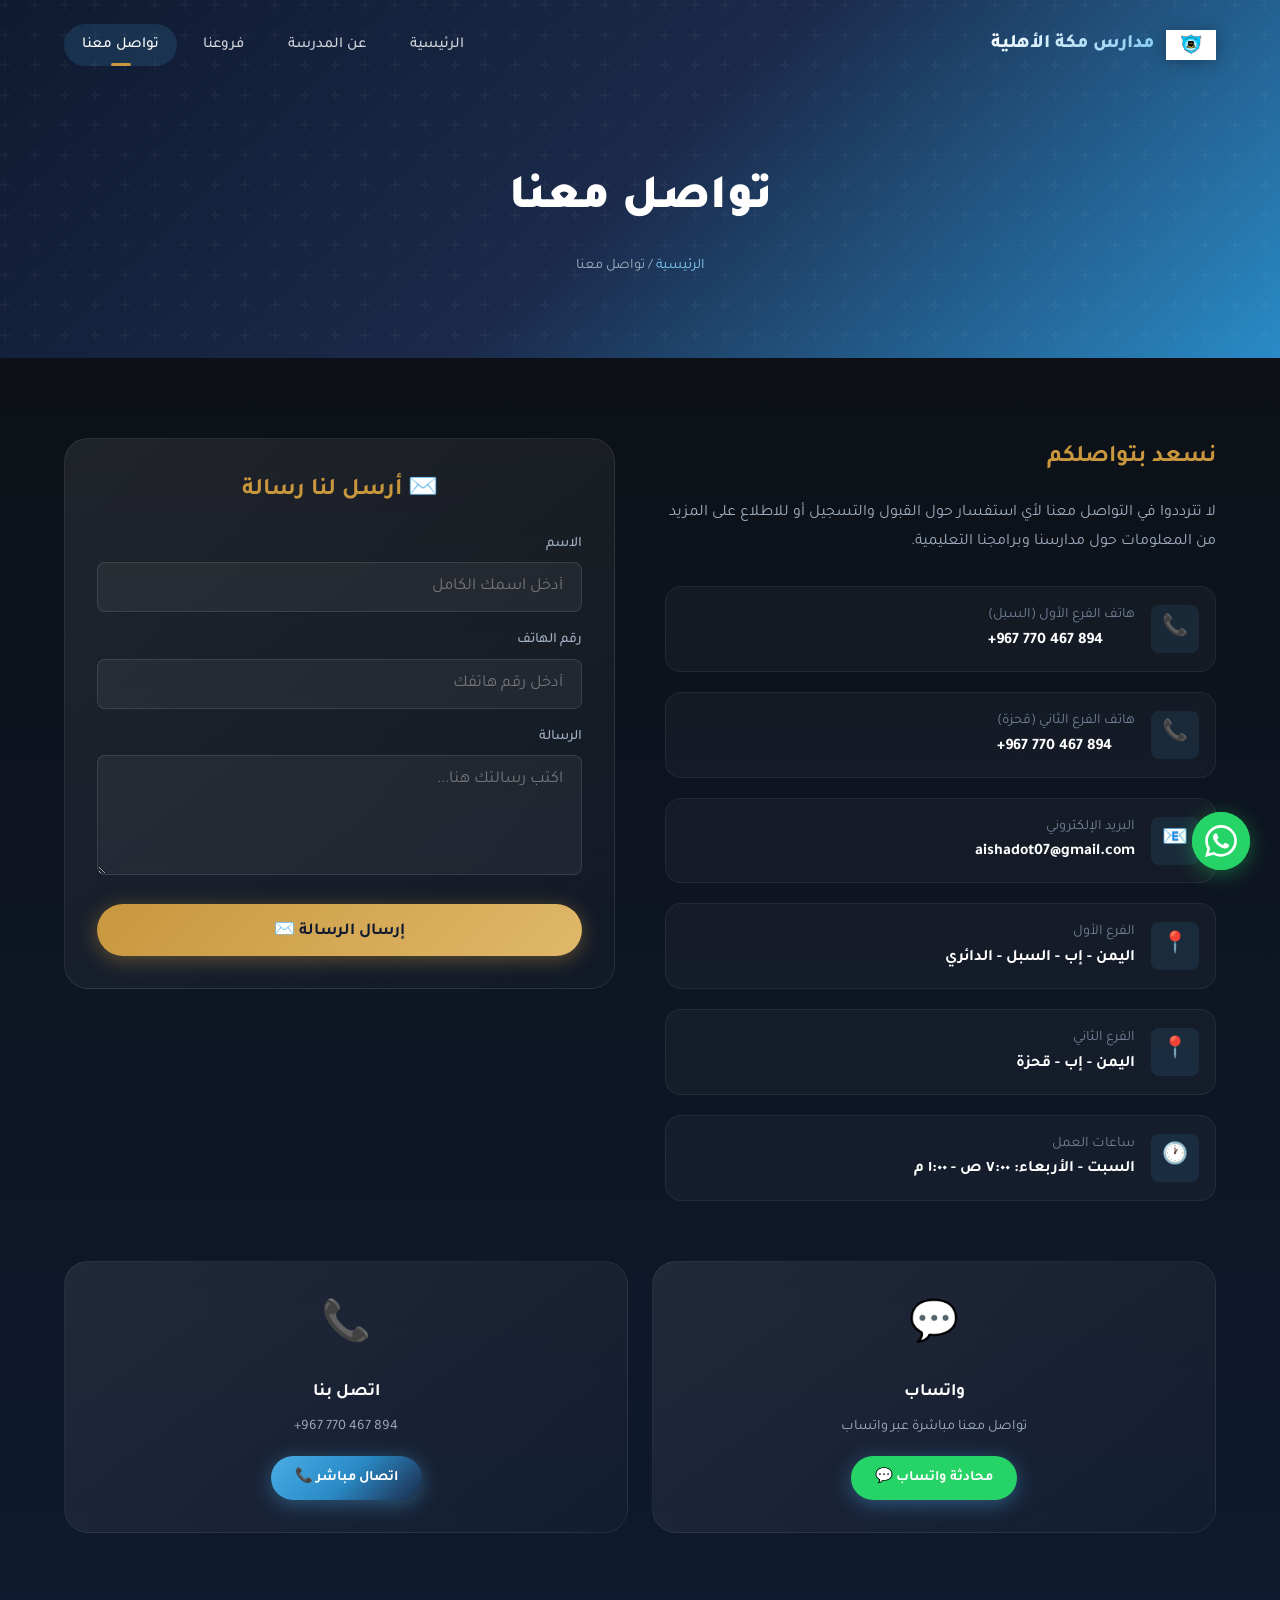
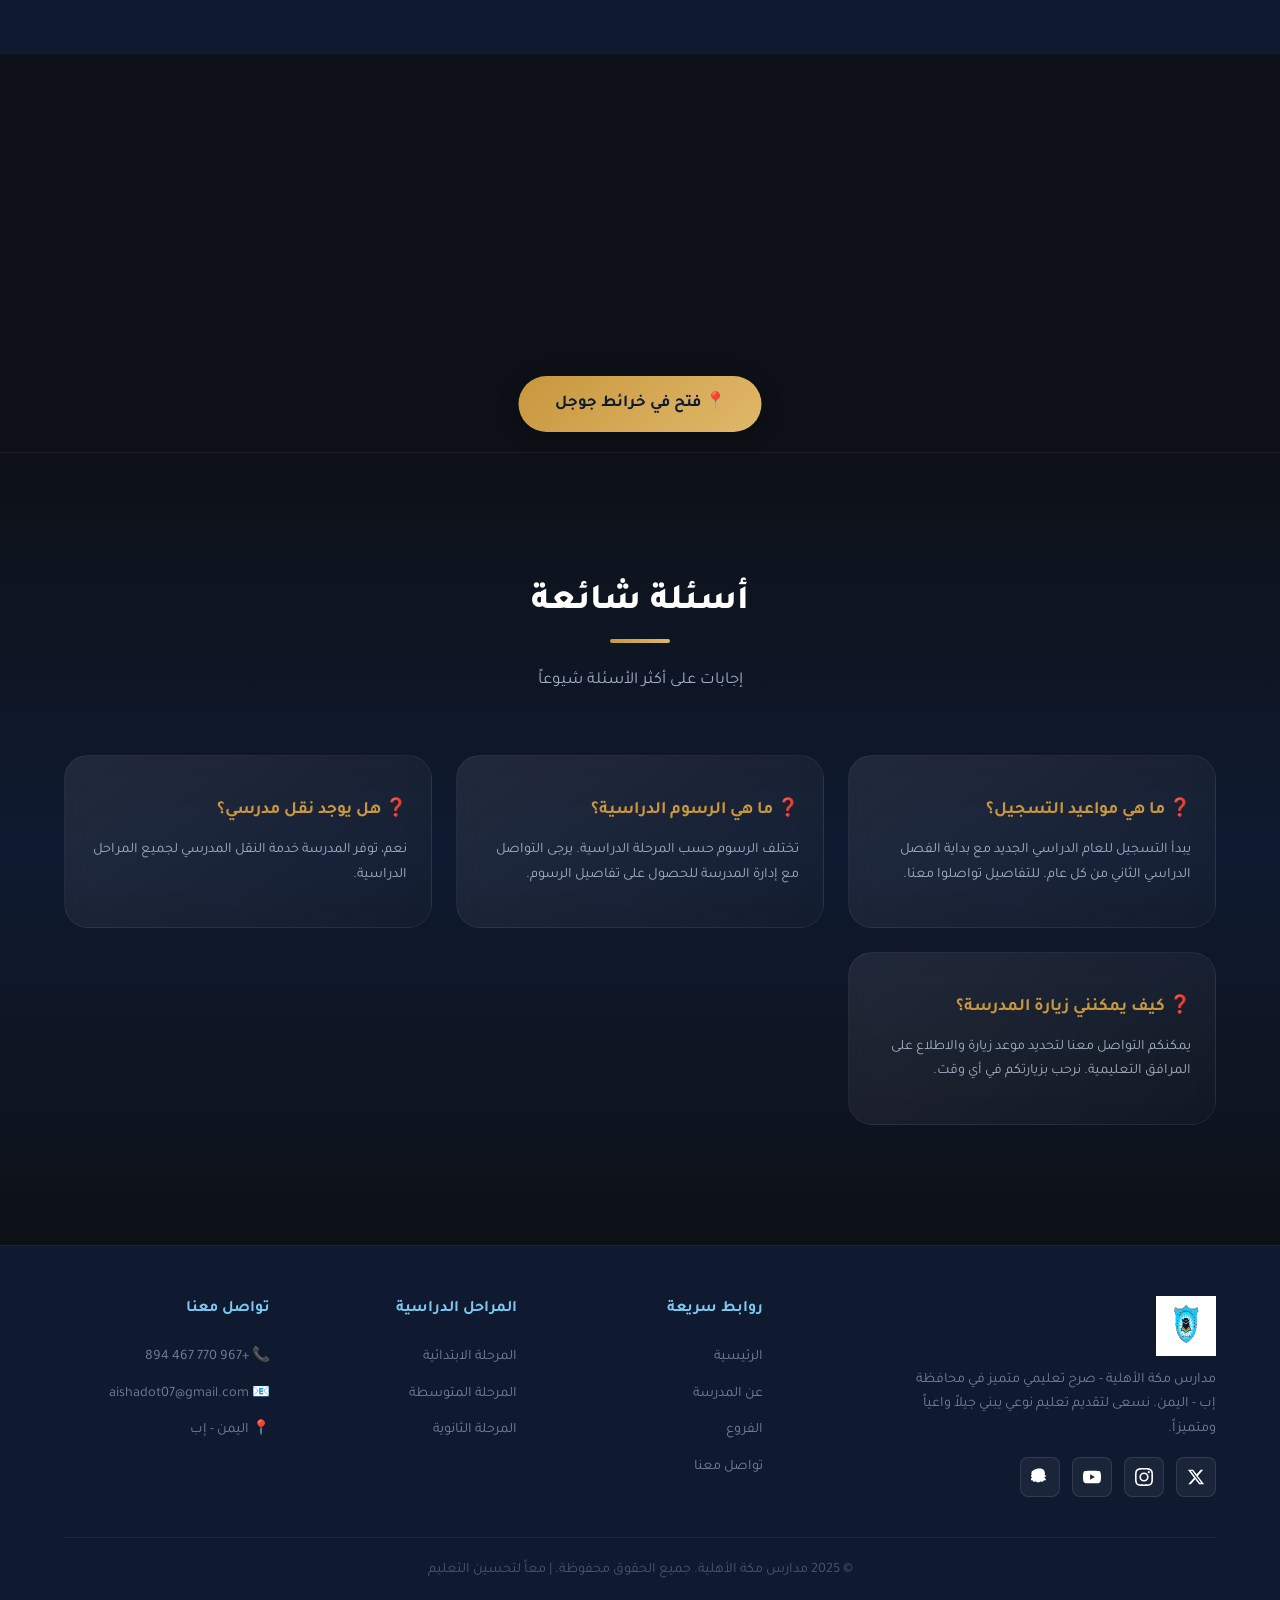
<file: contact.html>
<!DOCTYPE html>
<html lang="ar" dir="rtl">

<head>
    <meta charset="UTF-8">
    <link rel="icon" type="image/x-icon" href="favicon.ico">
    <link rel="apple-touch-icon" href="apple-touch-icon.png">
    <meta name="viewport" content="width=device-width, initial-scale=1.0">
    <meta name="google-site-verification" content="DXUDdNA_demGdBm45pmondOoXSr7dPWHhBSX3P8wMvA" />
    <title>تواصل معنا | مدارس مكة الأهلية</title>
    <meta name="description" content="تواصل مع مدارس مكة الأهلية - نسعد بالإجابة على استفساراتكم حول القبول والتسجيل.">
    <link rel="canonical" href="https://makkah-schools.surge.sh/contact.html">
    <meta property="og:type" content="website">
    <meta property="og:url" content="https://makkah-schools.surge.sh/contact.html">
    <meta property="og:title" content="تواصل معنا | مدارس مكة الأهلية">
    <meta property="og:description"
        content="تواصل مع مدارس مكة الأهلية - نسعد بالإجابة على استفساراتكم حول القبول والتسجيل.">
    <meta property="og:image" content="https://makkah-schools.surge.sh/unnamed.jpg">
    <meta property="og:locale" content="ar_YE">
    <link rel="stylesheet" href="style.css">
    <link rel="icon" href="unnamed.jpg" type="image/jpeg">
</head>

<body>

    <!-- Preloader -->
    <div class="preloader" id="preloader">
        <img src="unnamed.jpg" alt="شعار مدارس مكة الأهلية" class="preloader-logo" width="80" height="80">
    </div>

    <!-- Navbar -->
    <nav class="navbar scrolled" id="navbar">
        <div class="container">
            <a href="index.html" class="navbar-brand">
                <img src="unnamed.jpg" alt="شعار مدارس مكة الأهلية">
                <span>مدارس مكة الأهلية</span>
            </a>
            <div class="nav-links" id="navLinks">
                <a href="index.html">الرئيسية</a>
                <a href="about.html">عن المدرسة</a>
                <a href="branches.html">فروعنا</a>
                <a href="contact.html" class="active">تواصل معنا</a>
            </div>
            <div class="mobile-toggle" id="mobileToggle">
                <span></span>
                <span></span>
                <span></span>
            </div>
        </div>
    </nav>

    <!-- Page Header -->
    <section class="page-header">
        <h1>تواصل <span class="highlight">معنا</span></h1>
        <p class="breadcrumb">
            <a href="index.html">الرئيسية</a> / تواصل معنا
        </p>
    </section>

    <!-- Contact Section -->
    <section class="contact-section" style="padding-top: 80px;">
        <div class="container">
            <div class="contact-grid">
                <div class="contact-info reveal-right">
                    <h3>نسعد بتواصلكم</h3>
                    <p>لا تترددوا في التواصل معنا لأي استفسار حول القبول والتسجيل أو للاطلاع على المزيد من المعلومات حول
                        مدارسنا وبرامجنا التعليمية.</p>

                    <div class="contact-item">
                        <div class="contact-item-icon">📞</div>
                        <div class="contact-item-text">
                            <div class="contact-label">هاتف الفرع الأول (السبل)</div>
                            <div class="contact-value" dir="ltr">+967 770 467 894</div>
                        </div>
                    </div>
                    <div class="contact-item">
                        <div class="contact-item-icon">📞</div>
                        <div class="contact-item-text">
                            <div class="contact-label">هاتف الفرع الثاني (قحزة)</div>
                            <div class="contact-value" dir="ltr">+967 770 467 894</div>
                        </div>
                    </div>
                    <div class="contact-item">
                        <div class="contact-item-icon">📧</div>
                        <div class="contact-item-text">
                            <div class="contact-label">البريد الإلكتروني</div>
                            <div class="contact-value">aishadot07@gmail.com</div>
                        </div>
                    </div>
                    <div class="contact-item">
                        <div class="contact-item-icon">📍</div>
                        <div class="contact-item-text">
                            <div class="contact-label">الفرع الأول</div>
                            <div class="contact-value">اليمن - إب - السبل - الدائري</div>
                        </div>
                    </div>
                    <div class="contact-item">
                        <div class="contact-item-icon">📍</div>
                        <div class="contact-item-text">
                            <div class="contact-label">الفرع الثاني</div>
                            <div class="contact-value">اليمن - إب - قحزة</div>
                        </div>
                    </div>
                    <div class="contact-item">
                        <div class="contact-item-icon">🕐</div>
                        <div class="contact-item-text">
                            <div class="contact-label">ساعات العمل</div>
                            <div class="contact-value">السبت - الأربعاء: ٧:٠٠ ص - ١:٠٠ م</div>
                        </div>
                    </div>
                </div>

                <div class="contact-form-wrapper reveal-left">
                    <div class="comment-form-card">
                        <h3>✉️ أرسل لنا رسالة</h3>
                        <form action="https://formsubmit.co/lab4grop1@gmail.com" method="POST">
                            <input type="hidden" name="_captcha" value="false">
                            <input type="hidden" name="_next" value="https://makkah-schools.netlify.app/contact.html">
                            <input type="hidden" name="_subject" value="رسالة جديدة من موقع مدارس مكة الأهلية">
                            <div class="form-group">
                                <label for="senderName">الاسم</label>
                                <input type="text" id="senderName" name="name" placeholder="أدخل اسمك الكامل" required>
                            </div>
                            <div class="form-group">
                                <label for="senderPhone">رقم الهاتف</label>
                                <input type="text" id="senderPhone" name="phone" placeholder="أدخل رقم هاتفك" dir="ltr">
                            </div>
                            <div class="form-group">
                                <label for="senderMessage">الرسالة</label>
                                <textarea id="senderMessage" name="message" placeholder="اكتب رسالتك هنا..."
                                    required></textarea>
                            </div>
                            <button type="submit" class="btn btn-gold" style="width: 100%; justify-content: center;">
                                إرسال الرسالة ✉️
                            </button>
                        </form>
                    </div>
                </div>
            </div>

            <div class="contact-cards stagger-children" style="margin-top:40px;">
                <div class="contact-card-item">
                    <div class="card-icon">💬</div>
                    <h4>واتساب</h4>
                    <p>تواصل معنا مباشرة عبر واتساب</p>
                    <a href="https://wa.me/967770467894?text=%D9%85%D8%B1%D8%AD%D8%A8%D8%A7%D9%8B%20%D8%A8%D9%85%D8%AF%D8%A7%D8%B1%D8%B3%20%D9%85%D9%83%D8%A9"
                        target="_blank" class="btn btn-primary" style="background:#25D366;">محادثة واتساب 💬</a>
                </div>
                <div class="contact-card-item">
                    <div class="card-icon">📞</div>
                    <h4>اتصل بنا</h4>
                    <p dir="ltr">+967 770 467 894</p>
                    <a href="tel:+967770467894" class="btn btn-primary">اتصال مباشر 📞</a>
                </div>
            </div>
        </div>
        </div>
    </section>

    <!-- Map Section -->
    <section style="padding: 0;">
        <div
            style="width:100%;height:400px;position:relative;border-top:1px solid rgba(255,255,255,0.06);border-bottom:1px solid rgba(255,255,255,0.06);">
            <iframe
                src="https://www.google.com/maps/embed?pb=!1m18!1m12!1m3!1d3830.0!2d44.17!3d13.97!2m3!1f0!2f0!3f0!3m2!1i1024!2i768!4f13.1!3m3!1m2!1s0x0%3A0x0!2z2YXYr9in2LHYsyDZhdmD2Kkg2KfZhNij2YfZhNmK2Kk!5e0!3m2!1sar!2sye!4v1700000000000"
                width="100%" height="100%" style="border:0;filter:grayscale(30%) contrast(1.1);" allowfullscreen=""
                loading="lazy" referrerpolicy="no-referrer-when-downgrade">
            </iframe>
            <div style="position:absolute;bottom:20px;left:50%;transform:translateX(-50%);z-index:10;">
                <a href="https://maps.app.goo.gl/FKKDEDvy6bn48XXG7?g_st=aw" target="_blank" class="btn btn-gold"
                    style="box-shadow:0 4px 20px rgba(0,0,0,0.4);">
                    📍 فتح في خرائط جوجل
                </a>
            </div>
        </div>
    </section>

    <!-- FAQ Section -->
    <section class="features-section">
        <div class="container">
            <div class="section-title reveal">
                <h2>أسئلة شائعة</h2>
                <p>إجابات على أكثر الأسئلة شيوعاً</p>
            </div>
            <div class="features-grid stagger-children"
                style="grid-template-columns: repeat(auto-fit, minmax(300px, 1fr));">
                <div class="feature-card" style="text-align: right;">
                    <h3 style="font-size:1.1rem;margin-bottom:12px;color:var(--gold);">❓ ما هي مواعيد التسجيل؟</h3>
                    <p>يبدأ التسجيل للعام الدراسي الجديد مع بداية الفصل الدراسي الثاني من كل عام. للتفاصيل تواصلوا معنا.
                    </p>
                </div>
                <div class="feature-card" style="text-align: right;">
                    <h3 style="font-size:1.1rem;margin-bottom:12px;color:var(--gold);">❓ ما هي الرسوم الدراسية؟</h3>
                    <p>تختلف الرسوم حسب المرحلة الدراسية. يرجى التواصل مع إدارة المدرسة للحصول على تفاصيل الرسوم.</p>
                </div>
                <div class="feature-card" style="text-align: right;">
                    <h3 style="font-size:1.1rem;margin-bottom:12px;color:var(--gold);">❓ هل يوجد نقل مدرسي؟</h3>
                    <p>نعم، توفر المدرسة خدمة النقل المدرسي لجميع المراحل الدراسية.</p>
                </div>
                <div class="feature-card" style="text-align: right;">
                    <h3 style="font-size:1.1rem;margin-bottom:12px;color:var(--gold);">❓ كيف يمكنني زيارة المدرسة؟</h3>
                    <p>يمكنكم التواصل معنا لتحديد موعد زيارة والاطلاع على المرافق التعليمية. نرحب بزيارتكم في أي وقت.
                    </p>
                </div>
            </div>
        </div>
    </section>

    <!-- Footer -->
    <footer class="footer">
        <div class="container">
            <div class="footer-grid">
                <div class="footer-brand">
                    <img src="unnamed.jpg" alt="شعار مدارس مكة الأهلية">
                    <p>مدارس مكة الأهلية - صرح تعليمي متميز في محافظة إب - اليمن. نسعى لتقديم تعليم نوعي يبني جيلاً
                        واعياً
                        ومتميزاً.</p>
                    <div class="social-links">
                        <a href="#" class="social-link" aria-label="تويتر"><svg width="18" height="18"
                                viewBox="0 0 24 24" fill="currentColor">
                                <path
                                    d="M18.244 2.25h3.308l-7.227 8.26 8.502 11.24H16.17l-5.214-6.817L4.99 21.75H1.68l7.73-8.835L1.254 2.25H8.08l4.713 6.231zm-1.161 17.52h1.833L7.084 4.126H5.117z" />
                            </svg></a>
                        <a href="#" class="social-link" aria-label="انستغرام"><svg width="18" height="18"
                                viewBox="0 0 24 24" fill="currentColor">
                                <path
                                    d="M12 2.163c3.204 0 3.584.012 4.85.07 3.252.148 4.771 1.691 4.919 4.919.058 1.265.069 1.645.069 4.849 0 3.205-.012 3.584-.069 4.849-.149 3.225-1.664 4.771-4.919 4.919-1.266.058-1.644.07-4.85.07-3.204 0-3.584-.012-4.849-.07-3.26-.149-4.771-1.699-4.919-4.92-.058-1.265-.07-1.644-.07-4.849 0-3.204.013-3.583.07-4.849.149-3.227 1.664-4.771 4.919-4.919 1.266-.057 1.645-.069 4.849-.069zM12 0C8.741 0 8.333.014 7.053.072 2.695.272.273 2.69.073 7.052.014 8.333 0 8.741 0 12c0 3.259.014 3.668.072 4.948.2 4.358 2.618 6.78 6.98 6.98C8.333 23.986 8.741 24 12 24c3.259 0 3.668-.014 4.948-.072 4.354-.2 6.782-2.618 6.979-6.98.059-1.28.073-1.689.073-4.948 0-3.259-.014-3.667-.072-4.947-.196-4.354-2.617-6.78-6.979-6.98C15.668.014 15.259 0 12 0zm0 5.838a6.162 6.162 0 100 12.324 6.162 6.162 0 000-12.324zM12 16a4 4 0 110-8 4 4 0 010 8zm6.406-11.845a1.44 1.44 0 100 2.881 1.44 1.44 0 000-2.881z" />
                            </svg></a>
                        <a href="#" class="social-link" aria-label="يوتيوب"><svg width="18" height="18"
                                viewBox="0 0 24 24" fill="currentColor">
                                <path
                                    d="M23.498 6.186a3.016 3.016 0 00-2.122-2.136C19.505 3.545 12 3.545 12 3.545s-7.505 0-9.377.505A3.017 3.017 0 00.502 6.186C0 8.07 0 12 0 12s0 3.93.502 5.814a3.016 3.016 0 002.122 2.136c1.871.505 9.376.505 9.376.505s7.505 0 9.377-.505a3.015 3.015 0 002.122-2.136C24 15.93 24 12 24 12s0-3.93-.502-5.814zM9.545 15.568V8.432L15.818 12l-6.273 3.568z" />
                            </svg></a>
                        <a href="#" class="social-link" aria-label="سناب شات"><svg width="18" height="18"
                                viewBox="0 0 24 24" fill="currentColor">
                                <path
                                    d="M12.206.793c.99 0 4.347.276 5.93 3.821.529 1.193.403 3.219.299 4.847l-.003.06c-.012.18-.022.345-.03.51.075.045.203.09.401.09.3-.016.659-.12.922-.214.12-.042.195-.07.288-.07.204 0 .382.056.49.345.12.33.015.614-.21.788-.18.135-.705.33-1.274.525l-.03.012c-.45.165-.96.345-1.065.585-.045.09-.06.135-.06.195 0 .09.03.18.06.27.074.165.445.615.81 1.02.26.285.585.645.81.96.39.555.585 1.062.405 1.455-.135.27-.42.405-.72.465-.24.045-.495.06-.72.06-.12 0-.255-.009-.375-.015-.195-.015-.375-.03-.57-.03-.18 0-.33.015-.45.105-.09.04-.165.115-.255.225-.27.36-.48.915-.78 1.18-.33.285-.78.375-1.245.375-.33 0-.66-.06-.99-.12-.285-.06-.57-.12-.87-.12-.06 0-.135.005-.21.015-.33.045-.69.21-1.11.42-.6.3-1.29.645-2.085.645h-.03c-.795 0-1.485-.345-2.085-.645-.42-.21-.78-.375-1.11-.42a1.858 1.858 0 00-.21-.015c-.3 0-.585.06-.87.12-.33.06-.66.12-.99.12-.465 0-.915-.09-1.245-.375-.3-.27-.51-.825-.78-1.185-.09-.105-.165-.18-.255-.225-.12-.075-.27-.105-.45-.105-.195 0-.375.015-.57.03-.12.01-.255.015-.375.015-.225 0-.48-.015-.72-.06-.3-.06-.585-.195-.72-.465-.18-.39.015-.9.405-1.455.225-.315.555-.675.81-.96.37-.405.74-.855.81-1.02.03-.09.06-.18.06-.27 0-.06-.015-.105-.06-.195-.105-.24-.615-.42-1.065-.585l-.03-.012c-.57-.195-1.095-.39-1.275-.525-.225-.18-.33-.465-.21-.788.108-.289.286-.345.49-.345.09 0 .17.028.288.07.27.095.625.198.92.214.21 0 .33-.045.405-.09a8.02 8.02 0 01-.03-.51l-.003-.06c-.105-1.627-.225-3.654.3-4.846C5.848 1.069 9.204.793 10.194.793h2.01z" />
                            </svg></a>
                    </div>
                </div>
                <div>
                    <h4>روابط سريعة</h4>
                    <div class="footer-links">
                        <a href="index.html">الرئيسية</a>
                        <a href="about.html">عن المدرسة</a>
                        <a href="branches.html">الفروع</a>
                        <a href="contact.html">تواصل معنا</a>
                    </div>
                </div>
                <div>
                    <h4>المراحل الدراسية</h4>
                    <div class="footer-links">
                        <a href="#">المرحلة الابتدائية</a>
                        <a href="#">المرحلة المتوسطة</a>
                        <a href="#">المرحلة الثانوية</a>
                    </div>
                </div>
                <div>
                    <h4>تواصل معنا</h4>
                    <div class="footer-links">
                        <a href="#">📞 +967 770 467 894</a>
                        <a href="#">📧 aishadot07@gmail.com</a>
                        <a href="#">📍 اليمن - إب</a>
                    </div>
                </div>
            </div>
            <div class="footer-bottom">
                <p>© 2025 مدارس مكة الأهلية. جميع الحقوق محفوظة. | معاً لتحسين التعليم</p>
            </div>
        </div>
    </footer>

    <button class="back-to-top" id="backToTop" aria-label="العودة للأعلى">↑</button>

    <!-- WhatsApp Floating Button -->
    <a href="https://wa.me/967770467894?text=%D9%85%D8%B1%D8%AD%D8%A8%D8%A7%D9%8B%20%D8%A8%D9%85%D8%AF%D8%A7%D8%B1%D8%B3%20%D9%85%D9%83%D8%A9"
        target="_blank" class="whatsapp-float" aria-label="تواصل عبر واتساب">
        <svg xmlns="http://www.w3.org/2000/svg" viewBox="0 0 24 24">
            <path
                d="M17.472 14.382c-.297-.149-1.758-.867-2.03-.967-.273-.099-.471-.148-.67.15-.197.297-.767.966-.94 1.164-.173.199-.347.223-.644.075-.297-.15-1.255-.463-2.39-1.475-.883-.788-1.48-1.761-1.653-2.059-.173-.297-.018-.458.13-.606.134-.133.298-.347.446-.52.149-.174.198-.298.298-.497.099-.198.05-.371-.025-.52-.075-.149-.669-1.612-.916-2.207-.242-.579-.487-.5-.669-.51-.173-.008-.371-.01-.57-.01-.198 0-.52.074-.792.372-.272.297-1.04 1.016-1.04 2.479 0 1.462 1.065 2.875 1.213 3.074.149.198 2.096 3.2 5.077 4.487.709.306 1.262.489 1.694.625.712.227 1.36.195 1.871.118.571-.085 1.758-.719 2.006-1.413.248-.694.248-1.289.173-1.413-.074-.124-.272-.198-.57-.347m-5.421 7.403h-.004a9.87 9.87 0 01-5.031-1.378l-.361-.214-3.741.982.998-3.648-.235-.374a9.86 9.86 0 01-1.51-5.26c.001-5.45 4.436-9.884 9.888-9.884 2.64 0 5.122 1.03 6.988 2.898a9.825 9.825 0 012.893 6.994c-.003 5.45-4.437 9.884-9.885 9.884m8.413-18.297A11.815 11.815 0 0012.05 0C5.495 0 .16 5.335.157 11.892c0 2.096.547 4.142 1.588 5.945L.057 24l6.305-1.654a11.882 11.882 0 005.683 1.448h.005c6.554 0 11.89-5.335 11.893-11.893a11.821 11.821 0 00-3.48-8.413z" />
        </svg>
    </a>

    <script src="script.js"></script>
</body>

</html>
</file>
<file: style.css>
/* ============================================
   مدارس مكة الأهلية - Design System
   Makkah Al-Ahlia Private Schools
   ============================================ */

/* Google Fonts */
@import url('https://fonts.googleapis.com/css2?family=Tajawal:wght@300;400;500;700;800;900&display=swap');

/* ============================================
   CSS Variables
   ============================================ */
:root {
    /* Brand Colors - inspired from the school crest */
    --primary: #4AADE5;
    --primary-dark: #2A8BC7;
    --primary-light: #7DC8F0;
    --gold: #C8973E;
    --gold-light: #E0B86A;
    --gold-dark: #A67A2E;
    --navy: #1B2A4A;
    --navy-light: #2D4166;
    --navy-dark: #0F1A30;

    /* Neutrals */
    --white: #FFFFFF;
    --off-white: #F5F7FA;
    --gray-100: #E8ECF1;
    --gray-200: #D1D8E3;
    --gray-300: #A0AEC0;
    --gray-400: #718096;
    --gray-500: #4A5568;
    --dark: #1A202C;
    --darker: #0D1117;

    /* Gradients */
    --gradient-primary: linear-gradient(135deg, #4AADE5 0%, #2A8BC7 50%, #1B2A4A 100%);
    --gradient-gold: linear-gradient(135deg, #C8973E 0%, #E0B86A 100%);
    --gradient-dark: linear-gradient(180deg, #0D1117 0%, #1A202C 100%);
    --gradient-hero: linear-gradient(135deg, rgba(27, 42, 74, 0.95) 0%, rgba(74, 173, 229, 0.85) 50%, rgba(200, 151, 62, 0.7) 100%);
    --gradient-card: linear-gradient(145deg, rgba(255, 255, 255, 0.08) 0%, rgba(255, 255, 255, 0.02) 100%);
    --gradient-glass: linear-gradient(120deg, rgba(255, 255, 255, 0.15) 0%, rgba(255, 255, 255, 0.05) 100%);

    /* Shadows */
    --shadow-sm: 0 2px 8px rgba(0, 0, 0, 0.1);
    --shadow-md: 0 4px 20px rgba(0, 0, 0, 0.15);
    --shadow-lg: 0 8px 40px rgba(0, 0, 0, 0.2);
    --shadow-xl: 0 16px 60px rgba(0, 0, 0, 0.3);
    --shadow-glow: 0 0 30px rgba(74, 173, 229, 0.3);
    --shadow-gold-glow: 0 0 30px rgba(200, 151, 62, 0.3);

    /* Typography */
    --font-family: 'Tajawal', sans-serif;
    --fs-hero: clamp(2.5rem, 6vw, 4.5rem);
    --fs-h1: clamp(2rem, 4vw, 3rem);
    --fs-h2: clamp(1.5rem, 3vw, 2.25rem);
    --fs-h3: clamp(1.2rem, 2.5vw, 1.5rem);
    --fs-body: 1.05rem;
    --fs-small: 0.9rem;

    /* Spacing */
    --section-padding: clamp(60px, 10vw, 120px);
    --container-width: 1200px;

    /* Borders */
    --radius-sm: 8px;
    --radius-md: 16px;
    --radius-lg: 24px;
    --radius-xl: 32px;
    --radius-full: 50%;

    /* Transitions */
    --transition-fast: 0.2s cubic-bezier(0.4, 0, 0.2, 1);
    --transition-normal: 0.4s cubic-bezier(0.4, 0, 0.2, 1);
    --transition-slow: 0.6s cubic-bezier(0.4, 0, 0.2, 1);
    --transition-spring: 0.5s cubic-bezier(0.175, 0.885, 0.32, 1.275);
}

/* ============================================
   Reset & Base
   ============================================ */
*,
*::before,
*::after {
    margin: 0;
    padding: 0;
    box-sizing: border-box;
}

html {
    scroll-behavior: smooth;
    direction: rtl;
    font-size: 16px;
}

body {
    font-family: var(--font-family);
    color: var(--white);
    background: var(--darker);
    line-height: 1.7;
    overflow-x: hidden;
    -webkit-font-smoothing: antialiased;
}

/* ============================================
   Preloader
   ============================================ */
.preloader {
    position: fixed;
    top: 0;
    left: 0;
    width: 100%;
    height: 100%;
    background: var(--darker);
    display: flex;
    align-items: center;
    justify-content: center;
    z-index: 9999;
    transition: opacity 0.4s ease, visibility 0.4s ease;
}

.preloader.hidden {
    opacity: 0;
    visibility: hidden;
    pointer-events: none;
}

.preloader-logo {
    width: 80px;
    height: 80px;
    animation: pulse-logo 1.5s ease-in-out infinite;
}

@keyframes pulse-logo {

    0%,
    100% {
        transform: scale(1);
        opacity: 0.8;
    }

    50% {
        transform: scale(1.1);
        opacity: 1;
    }
}

a {
    text-decoration: none;
    color: inherit;
    transition: color var(--transition-fast);
}

ul {
    list-style: none;
}

img {
    max-width: 100%;
    display: block;
}

/* ============================================
   Utility Classes
   ============================================ */
.container {
    width: 90%;
    max-width: var(--container-width);
    margin: 0 auto;
}

.section-title {
    text-align: center;
    margin-bottom: 60px;
}

.section-title h2 {
    font-size: var(--fs-h2);
    font-weight: 800;
    color: var(--white);
    margin-bottom: 12px;
    position: relative;
    display: inline-block;
}

.section-title h2::after {
    content: '';
    position: absolute;
    bottom: -8px;
    right: 50%;
    transform: translateX(50%);
    width: 60px;
    height: 4px;
    background: var(--gradient-gold);
    border-radius: 2px;
}

.section-title p {
    font-size: var(--fs-body);
    color: var(--gray-300);
    max-width: 600px;
    margin: 20px auto 0;
}

/* ============================================
   Glassmorphism Card
   ============================================ */
.glass-card {
    background: var(--gradient-glass);
    backdrop-filter: blur(20px);
    -webkit-backdrop-filter: blur(20px);
    border: 1px solid rgba(255, 255, 255, 0.1);
    border-radius: var(--radius-lg);
    padding: 32px;
    transition: all var(--transition-normal);
}

.glass-card:hover {
    transform: translateY(-8px);
    border-color: rgba(74, 173, 229, 0.3);
    box-shadow: var(--shadow-glow);
}

/* ============================================
   Buttons
   ============================================ */
.btn {
    display: inline-flex;
    align-items: center;
    gap: 8px;
    padding: 14px 36px;
    border-radius: var(--radius-xl);
    font-family: var(--font-family);
    font-size: var(--fs-body);
    font-weight: 700;
    cursor: pointer;
    border: none;
    transition: all var(--transition-normal);
    position: relative;
    overflow: hidden;
}

.btn::before {
    content: '';
    position: absolute;
    top: 0;
    right: 0;
    width: 100%;
    height: 100%;
    background: linear-gradient(120deg, transparent, rgba(255, 255, 255, 0.2), transparent);
    transform: translateX(-100%);
    transition: transform 0.6s;
}

.btn:hover::before {
    transform: translateX(100%);
}

.btn-primary {
    background: var(--gradient-primary);
    color: var(--white);
    box-shadow: 0 4px 20px rgba(74, 173, 229, 0.4);
}

.btn-primary:hover {
    transform: translateY(-3px);
    box-shadow: 0 8px 30px rgba(74, 173, 229, 0.5);
}

.btn-gold {
    background: var(--gradient-gold);
    color: var(--navy-dark);
    box-shadow: 0 4px 20px rgba(200, 151, 62, 0.4);
}

.btn-gold:hover {
    transform: translateY(-3px);
    box-shadow: 0 8px 30px rgba(200, 151, 62, 0.5);
}

.btn-outline {
    background: transparent;
    color: var(--white);
    border: 2px solid rgba(255, 255, 255, 0.3);
}

.btn-outline:hover {
    border-color: var(--primary);
    background: rgba(74, 173, 229, 0.1);
    transform: translateY(-3px);
}

/* ============================================
   Navbar
   ============================================ */
.navbar {
    position: fixed;
    top: 0;
    right: 0;
    left: 0;
    z-index: 1000;
    padding: 20px 0;
    transition: all var(--transition-normal);
}

.navbar.scrolled {
    background: rgba(13, 17, 23, 0.95);
    backdrop-filter: blur(20px);
    -webkit-backdrop-filter: blur(20px);
    padding: 12px 0;
    box-shadow: var(--shadow-md);
}

.navbar .container {
    display: flex;
    align-items: center;
    justify-content: space-between;
}

.navbar-brand {
    display: flex;
    align-items: center;
    gap: 12px;
}

.navbar-brand img {
    width: 50px;
    height: 50px;
    object-fit: contain;
    filter: drop-shadow(0 2px 8px rgba(0, 0, 0, 0.3));
    transition: transform var(--transition-normal);
    mix-blend-mode: screen;
}

.navbar.scrolled .navbar-brand img {
    width: 40px;
    height: 40px;
}

.navbar-brand span {
    font-size: 1.2rem;
    font-weight: 800;
    background: linear-gradient(135deg, var(--white) 0%, var(--primary-light) 100%);
    -webkit-background-clip: text;
    -webkit-text-fill-color: transparent;
    background-clip: text;
}

.nav-links {
    display: flex;
    align-items: center;
    gap: 8px;
}

.nav-links a {
    padding: 8px 18px;
    border-radius: var(--radius-xl);
    font-weight: 500;
    font-size: 0.95rem;
    color: rgba(255, 255, 255, 0.8);
    transition: all var(--transition-fast);
    position: relative;
}

.nav-links a:hover,
.nav-links a.active {
    color: var(--white);
    background: rgba(74, 173, 229, 0.15);
}

.nav-links a.active::after {
    content: '';
    position: absolute;
    bottom: 0;
    right: 50%;
    transform: translateX(50%);
    width: 20px;
    height: 3px;
    background: var(--gold);
    border-radius: 2px;
}

/* Mobile Menu Toggle */
.mobile-toggle {
    display: none;
    flex-direction: column;
    gap: 5px;
    cursor: pointer;
    z-index: 1001;
    padding: 8px;
}

.mobile-toggle span {
    width: 28px;
    height: 3px;
    background: var(--white);
    border-radius: 2px;
    transition: all var(--transition-fast);
}

.mobile-toggle.active span:nth-child(1) {
    transform: rotate(45deg) translate(5px, 6px);
}

.mobile-toggle.active span:nth-child(2) {
    opacity: 0;
}

.mobile-toggle.active span:nth-child(3) {
    transform: rotate(-45deg) translate(5px, -6px);
}

/* ============================================
   Hero Section
   ============================================ */
.hero {
    min-height: 100vh;
    display: flex;
    align-items: center;
    justify-content: center;
    position: relative;
    overflow: hidden;
}

.hero-bg {
    position: absolute;
    top: 0;
    right: 0;
    width: 100%;
    height: 100%;
    z-index: 0;
}

.hero-bg img {
    width: 100%;
    height: 100%;
    object-fit: cover;
}

.hero-bg::after {
    content: '';
    position: absolute;
    top: 0;
    right: 0;
    width: 100%;
    height: 100%;
    background: var(--gradient-hero);
}

/* Animated particles */
.hero-particles {
    position: absolute;
    top: 0;
    right: 0;
    width: 100%;
    height: 100%;
    z-index: 1;
    overflow: hidden;
}

.particle {
    position: absolute;
    width: 6px;
    height: 6px;
    background: rgba(200, 151, 62, 0.4);
    border-radius: 50%;
    animation: float-particle linear infinite;
}

@keyframes float-particle {
    0% {
        transform: translateY(100vh) scale(0);
        opacity: 0;
    }

    10% {
        opacity: 1;
    }

    90% {
        opacity: 1;
    }

    100% {
        transform: translateY(-10vh) scale(1);
        opacity: 0;
    }
}

.hero-content {
    position: relative;
    z-index: 2;
    text-align: center;
    padding: 0 20px;
}

.hero-logo {
    width: 140px;
    height: 140px;
    margin: 0 auto 30px;
    animation: fadeInScale 1s var(--transition-normal) both;
    filter: drop-shadow(0 4px 20px rgba(0, 0, 0, 0.4));
    mix-blend-mode: screen;
}

@keyframes fadeInScale {
    from {
        opacity: 0;
        transform: scale(0.5);
    }

    to {
        opacity: 1;
        transform: scale(1);
    }
}

.hero-content h1 {
    font-size: var(--fs-hero);
    font-weight: 900;
    line-height: 1.2;
    margin-bottom: 16px;
    animation: fadeInUp 0.8s 0.3s both;
}

.hero-content h1 .highlight {
    background: var(--gradient-gold);
    -webkit-background-clip: text;
    -webkit-text-fill-color: transparent;
    background-clip: text;
}

.hero-content .tagline {
    font-size: var(--fs-h3);
    font-weight: 300;
    color: rgba(255, 255, 255, 0.85);
    margin-bottom: 12px;
    animation: fadeInUp 0.8s 0.5s both;
}

.hero-content .year-badge {
    display: inline-block;
    padding: 6px 24px;
    background: rgba(200, 151, 62, 0.2);
    border: 1px solid rgba(200, 151, 62, 0.4);
    border-radius: var(--radius-xl);
    color: var(--gold-light);
    font-size: var(--fs-small);
    font-weight: 500;
    margin-bottom: 30px;
    animation: fadeInUp 0.8s 0.6s both;
}

.hero-buttons {
    display: flex;
    gap: 16px;
    justify-content: center;
    flex-wrap: wrap;
    animation: fadeInUp 0.8s 0.7s both;
}

@keyframes fadeInUp {
    from {
        opacity: 0;
        transform: translateY(30px);
    }

    to {
        opacity: 1;
        transform: translateY(0);
    }
}

/* Scroll indicator */
.scroll-indicator {
    position: absolute;
    bottom: 30px;
    left: 50%;
    transform: translateX(-50%);
    z-index: 2;
    animation: bounce 2s infinite;
}

.scroll-indicator .mouse {
    width: 26px;
    height: 40px;
    border: 2px solid rgba(255, 255, 255, 0.4);
    border-radius: 14px;
    display: flex;
    justify-content: center;
    padding-top: 8px;
}

.scroll-indicator .mouse .wheel {
    width: 4px;
    height: 8px;
    background: var(--gold);
    border-radius: 2px;
    animation: scroll-wheel 1.5s infinite;
}

@keyframes scroll-wheel {
    0% {
        transform: translateY(0);
        opacity: 1;
    }

    100% {
        transform: translateY(10px);
        opacity: 0;
    }
}

@keyframes bounce {

    0%,
    20%,
    50%,
    80%,
    100% {
        transform: translateX(-50%) translateY(0);
    }

    40% {
        transform: translateX(-50%) translateY(-10px);
    }

    60% {
        transform: translateX(-50%) translateY(-5px);
    }
}

/* ============================================
   About Section
   ============================================ */
.about-section {
    padding: var(--section-padding) 0;
    background: var(--darker);
    position: relative;
}

.about-section::before {
    content: '';
    position: absolute;
    top: 0;
    right: 0;
    width: 100%;
    height: 1px;
    background: linear-gradient(90deg, transparent, rgba(74, 173, 229, 0.3), transparent);
}

.about-grid {
    display: grid;
    grid-template-columns: 1fr 1fr;
    gap: 60px;
    align-items: center;
}

.about-text h3 {
    font-size: var(--fs-h3);
    font-weight: 700;
    color: var(--gold);
    margin-bottom: 16px;
}

.about-text p {
    color: var(--gray-300);
    line-height: 1.9;
    margin-bottom: 20px;
}

.about-stats {
    display: grid;
    grid-template-columns: repeat(2, 1fr);
    gap: 20px;
    margin-top: 30px;
}

.stat-item {
    text-align: center;
    padding: 20px;
    background: rgba(255, 255, 255, 0.03);
    border: 1px solid rgba(255, 255, 255, 0.06);
    border-radius: var(--radius-md);
    transition: all var(--transition-normal);
}

.stat-item:hover {
    border-color: rgba(74, 173, 229, 0.2);
    background: rgba(74, 173, 229, 0.05);
}

.stat-item .number {
    font-size: 2.5rem;
    font-weight: 900;
    color: var(--primary);
    line-height: 1;
    margin-bottom: 4px;
}

.stat-item .label {
    font-size: var(--fs-small);
    color: var(--gray-400);
}

.about-image-wrapper {
    position: relative;
}

.about-image-wrapper img {
    border-radius: var(--radius-lg);
    box-shadow: var(--shadow-xl);
}

.about-image-wrapper::before {
    content: '';
    position: absolute;
    top: -15px;
    right: -15px;
    width: 100%;
    height: 100%;
    border: 2px solid rgba(200, 151, 62, 0.3);
    border-radius: var(--radius-lg);
    z-index: -1;
}

/* ============================================
   Features / Why Choose Us
   ============================================ */
.features-section {
    padding: var(--section-padding) 0;
    background: linear-gradient(180deg, var(--darker) 0%, var(--navy-dark) 50%, var(--darker) 100%);
    position: relative;
}

.features-grid {
    display: grid;
    grid-template-columns: repeat(auto-fit, minmax(260px, 1fr));
    gap: 24px;
}

.feature-card {
    text-align: center;
    padding: 40px 24px;
    background: var(--gradient-card);
    backdrop-filter: blur(10px);
    border: 1px solid rgba(255, 255, 255, 0.06);
    border-radius: var(--radius-lg);
    transition: all var(--transition-normal);
    position: relative;
    overflow: hidden;
}

.feature-card::before {
    content: '';
    position: absolute;
    top: 0;
    right: 0;
    width: 100%;
    height: 3px;
    background: var(--gradient-primary);
    transform: scaleX(0);
    transition: transform var(--transition-normal);
}

.feature-card:hover::before {
    transform: scaleX(1);
}

.feature-card:hover {
    transform: translateY(-10px);
    border-color: rgba(74, 173, 229, 0.2);
    box-shadow: var(--shadow-glow);
}

.feature-icon {
    width: 70px;
    height: 70px;
    margin: 0 auto 20px;
    display: flex;
    align-items: center;
    justify-content: center;
    background: rgba(74, 173, 229, 0.1);
    border: 1px solid rgba(74, 173, 229, 0.2);
    border-radius: var(--radius-md);
    font-size: 2rem;
    transition: all var(--transition-normal);
}

.feature-card:hover .feature-icon {
    background: rgba(74, 173, 229, 0.2);
    transform: scale(1.1) rotate(5deg);
    box-shadow: var(--shadow-glow);
}

.feature-card h3 {
    font-size: var(--fs-h3);
    font-weight: 700;
    margin-bottom: 12px;
    color: var(--white);
}

.feature-card p {
    font-size: var(--fs-small);
    color: var(--gray-300);
    line-height: 1.7;
}

/* ============================================
   Academic Stages
   ============================================ */
.stages-section {
    padding: var(--section-padding) 0;
    background: var(--darker);
    position: relative;
}

.stages-grid {
    display: grid;
    grid-template-columns: repeat(3, 1fr);
    gap: 30px;
}

.stage-card {
    position: relative;
    overflow: hidden;
    border-radius: var(--radius-lg);
    background: var(--gradient-card);
    border: 1px solid rgba(255, 255, 255, 0.06);
    transition: all var(--transition-normal);
}

.stage-card:hover {
    transform: translateY(-8px);
    box-shadow: var(--shadow-lg);
}

.stage-image {
    height: 200px;
    overflow: hidden;
    position: relative;
}

.stage-image img {
    width: 100%;
    height: 100%;
    object-fit: cover;
    transition: transform var(--transition-slow);
}

.stage-card:hover .stage-image img {
    transform: scale(1.1);
}

.stage-image::after {
    content: '';
    position: absolute;
    bottom: 0;
    right: 0;
    width: 100%;
    height: 50%;
    background: linear-gradient(to top, var(--darker), transparent);
}

.stage-badge {
    position: absolute;
    top: 16px;
    right: 16px;
    padding: 6px 16px;
    background: var(--gradient-gold);
    border-radius: var(--radius-xl);
    font-size: 0.8rem;
    font-weight: 700;
    color: var(--navy-dark);
    z-index: 1;
}

.stage-content {
    padding: 24px;
}

.stage-content h3 {
    font-size: var(--fs-h3);
    font-weight: 700;
    margin-bottom: 10px;
}

.stage-content p {
    color: var(--gray-300);
    font-size: var(--fs-small);
    line-height: 1.7;
}

/* ============================================
   Branches Section
   ============================================ */
.branches-section {
    padding: var(--section-padding) 0;
    background: linear-gradient(180deg, var(--darker) 0%, var(--navy-dark) 100%);
}

.branches-grid {
    display: grid;
    grid-template-columns: repeat(2, 1fr);
    gap: 30px;
}

.branch-card {
    background: var(--gradient-card);
    backdrop-filter: blur(10px);
    border: 1px solid rgba(255, 255, 255, 0.08);
    border-radius: var(--radius-lg);
    padding: 40px;
    text-align: center;
    transition: all var(--transition-normal);
    position: relative;
    overflow: hidden;
}

.branch-card::after {
    content: '';
    position: absolute;
    bottom: 0;
    right: 0;
    width: 100%;
    height: 4px;
    background: var(--gradient-primary);
}

.branch-card:hover {
    transform: translateY(-8px);
    border-color: rgba(74, 173, 229, 0.3);
    box-shadow: var(--shadow-glow);
}

.branch-icon {
    font-size: 3rem;
    margin-bottom: 16px;
}

.branch-card h3 {
    font-size: var(--fs-h3);
    font-weight: 700;
    margin-bottom: 12px;
    color: var(--primary-light);
}

.branch-card p {
    color: var(--gray-300);
    margin-bottom: 8px;
}

.branch-card .branch-address {
    display: flex;
    align-items: center;
    justify-content: center;
    gap: 8px;
    color: var(--gold);
    font-weight: 500;
    margin-top: 16px;
}

/* ============================================
   Testimonials
   ============================================ */
.testimonials-section {
    padding: var(--section-padding) 0;
    background: var(--darker);
}

.testimonials-slider {
    display: grid;
    grid-template-columns: repeat(auto-fit, minmax(320px, 1fr));
    gap: 24px;
}

.testimonial-card {
    background: var(--gradient-card);
    border: 1px solid rgba(255, 255, 255, 0.06);
    border-radius: var(--radius-lg);
    padding: 32px;
    transition: all var(--transition-normal);
}

.testimonial-card:hover {
    transform: translateY(-5px);
    border-color: rgba(200, 151, 62, 0.2);
    box-shadow: var(--shadow-gold-glow);
}

.testimonial-quote {
    font-size: 2.5rem;
    color: var(--gold);
    line-height: 1;
    margin-bottom: 8px;
}

.testimonial-card p {
    color: var(--gray-300);
    line-height: 1.8;
    margin-bottom: 20px;
    font-style: italic;
}

.testimonial-author {
    display: flex;
    align-items: center;
    gap: 12px;
}

.testimonial-avatar {
    width: 48px;
    height: 48px;
    border-radius: var(--radius-full);
    background: var(--gradient-primary);
    display: flex;
    align-items: center;
    justify-content: center;
    font-size: 1.2rem;
    font-weight: 700;
}

.testimonial-info .name {
    font-weight: 700;
    color: var(--white);
}

.testimonial-info .role {
    font-size: var(--fs-small);
    color: var(--gray-400);
}

/* ============================================
   Contact Section
   ============================================ */
.contact-section {
    padding: var(--section-padding) 0;
    background: linear-gradient(180deg, var(--darker) 0%, var(--navy-dark) 100%);
}

.contact-grid {
    display: grid;
    grid-template-columns: 1fr 1fr;
    gap: 50px;
}

.contact-info h3 {
    font-size: var(--fs-h3);
    margin-bottom: 20px;
    color: var(--gold);
}

.contact-info p {
    color: var(--gray-300);
    margin-bottom: 30px;
    line-height: 1.8;
}

.contact-item {
    display: flex;
    align-items: center;
    gap: 16px;
    margin-bottom: 20px;
    padding: 16px;
    background: rgba(255, 255, 255, 0.03);
    border: 1px solid rgba(255, 255, 255, 0.06);
    border-radius: var(--radius-md);
    transition: all var(--transition-fast);
}

.contact-item:hover {
    border-color: rgba(74, 173, 229, 0.2);
    background: rgba(74, 173, 229, 0.05);
}

.contact-item-icon {
    width: 48px;
    height: 48px;
    display: flex;
    align-items: center;
    justify-content: center;
    background: rgba(74, 173, 229, 0.1);
    border-radius: var(--radius-sm);
    font-size: 1.3rem;
    flex-shrink: 0;
}

.contact-item-text .contact-label {
    font-size: var(--fs-small);
    color: var(--gray-400);
}

.contact-item-text .contact-value {
    font-weight: 600;
    color: var(--white);
}

.contact-form {
    background: var(--gradient-card);
    backdrop-filter: blur(10px);
    border: 1px solid rgba(255, 255, 255, 0.08);
    border-radius: var(--radius-lg);
    padding: 40px;
}

.contact-form h3 {
    font-size: var(--fs-h3);
    margin-bottom: 24px;
}

.form-group {
    margin-bottom: 20px;
}

.form-group label {
    display: block;
    font-size: var(--fs-small);
    color: var(--gray-300);
    margin-bottom: 6px;
    font-weight: 500;
}

.form-group input,
.form-group textarea {
    width: 100%;
    padding: 14px 18px;
    background: rgba(255, 255, 255, 0.05);
    border: 1px solid rgba(255, 255, 255, 0.1);
    border-radius: var(--radius-sm);
    color: var(--white);
    font-family: var(--font-family);
    font-size: var(--fs-body);
    transition: all var(--transition-fast);
    direction: rtl;
}

.form-group input:focus,
.form-group textarea:focus {
    outline: none;
    border-color: var(--primary);
    background: rgba(74, 173, 229, 0.05);
    box-shadow: 0 0 0 3px rgba(74, 173, 229, 0.1);
}

.form-group textarea {
    height: 120px;
    resize: vertical;
}

.form-row {
    display: grid;
    grid-template-columns: 1fr 1fr;
    gap: 16px;
}

/* ============================================
   Director Section
   ============================================ */
.director-section {
    padding: var(--section-padding) 0;
    background: linear-gradient(180deg, var(--darker) 0%, var(--navy-dark) 50%, var(--darker) 100%);
}

.director-card {
    display: flex;
    align-items: center;
    gap: 40px;
    background: var(--gradient-card);
    backdrop-filter: blur(10px);
    border: 1px solid rgba(255, 255, 255, 0.08);
    border-radius: var(--radius-lg);
    padding: 48px;
    max-width: 900px;
    margin: 0 auto;
    transition: all var(--transition-normal);
}

.director-card:hover {
    border-color: rgba(200, 151, 62, 0.3);
    box-shadow: var(--shadow-gold-glow);
}

.director-avatar {
    width: 140px;
    height: 140px;
    border-radius: 50%;
    flex-shrink: 0;
    border: 3px solid var(--gold);
    box-shadow: 0 0 20px rgba(200, 151, 62, 0.3);
    overflow: hidden;
    display: flex;
    align-items: center;
    justify-content: center;
    font-size: 4rem;
    background: rgba(200, 151, 62, 0.1);
}

.director-text h3 {
    font-size: var(--fs-h3);
    font-weight: 700;
    color: var(--white);
    margin-bottom: 4px;
}

.director-text .title {
    color: var(--gold);
    font-weight: 600;
    margin-bottom: 16px;
}

.director-text p {
    color: var(--gray-300);
    line-height: 1.9;
}

/* Vision Mission Cards */
.vision-mission {
    padding: var(--section-padding) 0;
    background: var(--darker);
}

.vm-grid {
    display: grid;
    grid-template-columns: repeat(3, 1fr);
    gap: 24px;
}

.vm-card {
    text-align: center;
    padding: 40px 24px;
    background: var(--gradient-card);
    backdrop-filter: blur(10px);
    border: 1px solid rgba(255, 255, 255, 0.06);
    border-radius: var(--radius-lg);
    transition: all var(--transition-normal);
}

.vm-card:hover {
    transform: translateY(-8px);
    border-color: rgba(200, 151, 62, 0.3);
    box-shadow: var(--shadow-gold-glow);
}

.vm-icon {
    font-size: 3rem;
    margin-bottom: 16px;
}

.vm-card h3 {
    font-size: var(--fs-h3);
    font-weight: 700;
    margin-bottom: 12px;
    color: var(--gold);
}

.vm-card p {
    color: var(--gray-300);
    line-height: 1.8;
    font-size: var(--fs-small);
}

/* ============================================
   Footer
   ============================================ */
.footer {
    padding: 50px 0 20px;
    background: var(--navy-dark);
    border-top: 1px solid rgba(255, 255, 255, 0.06);
}

.footer-grid {
    display: grid;
    grid-template-columns: 2fr 1fr 1fr 1fr;
    gap: 40px;
    margin-bottom: 40px;
}

.footer-brand img {
    width: 60px;
    height: 60px;
    margin-bottom: 12px;
    mix-blend-mode: screen;
}

.footer-brand p {
    color: var(--gray-400);
    font-size: var(--fs-small);
    line-height: 1.7;
    max-width: 300px;
}

.footer h4 {
    font-size: 1rem;
    font-weight: 700;
    margin-bottom: 16px;
    color: var(--primary-light);
}

.footer-links a {
    display: block;
    color: var(--gray-400);
    font-size: var(--fs-small);
    padding: 6px 0;
    transition: all var(--transition-fast);
}

.footer-links a:hover {
    color: var(--white);
    padding-right: 8px;
}

.social-links {
    display: flex;
    gap: 12px;
    margin-top: 16px;
}

.social-link {
    width: 40px;
    height: 40px;
    display: flex;
    align-items: center;
    justify-content: center;
    background: rgba(255, 255, 255, 0.05);
    border: 1px solid rgba(255, 255, 255, 0.1);
    border-radius: var(--radius-sm);
    font-size: 1.1rem;
    transition: all var(--transition-fast);
}

.social-link:hover {
    background: var(--primary);
    border-color: var(--primary);
    transform: translateY(-3px);
}

.footer-bottom {
    text-align: center;
    padding-top: 20px;
    border-top: 1px solid rgba(255, 255, 255, 0.06);
    color: var(--gray-500);
    font-size: var(--fs-small);
}

/* ============================================
   Scroll Reveal Animations
   ============================================ */
.reveal {
    opacity: 0;
    transform: translateY(40px);
    transition: all 0.8s cubic-bezier(0.4, 0, 0.2, 1);
}

.reveal.active {
    opacity: 1;
    transform: translateY(0);
}

.reveal-left {
    opacity: 0;
    transform: translateX(60px);
    transition: all 0.8s cubic-bezier(0.4, 0, 0.2, 1);
}

.reveal-left.active {
    opacity: 1;
    transform: translateX(0);
}

.reveal-right {
    opacity: 0;
    transform: translateX(-60px);
    transition: all 0.8s cubic-bezier(0.4, 0, 0.2, 1);
}

.reveal-right.active {
    opacity: 1;
    transform: translateX(0);
}

/* Stagger children */
.stagger-children>* {
    opacity: 0;
    transform: translateY(30px);
    transition: all 0.6s cubic-bezier(0.4, 0, 0.2, 1);
}

.stagger-children.active>*:nth-child(1) {
    transition-delay: 0.1s;
    opacity: 1;
    transform: translateY(0);
}

.stagger-children.active>*:nth-child(2) {
    transition-delay: 0.2s;
    opacity: 1;
    transform: translateY(0);
}

.stagger-children.active>*:nth-child(3) {
    transition-delay: 0.3s;
    opacity: 1;
    transform: translateY(0);
}

.stagger-children.active>*:nth-child(4) {
    transition-delay: 0.4s;
    opacity: 1;
    transform: translateY(0);
}

/* ============================================
   Page Header (for inner pages)
   ============================================ */
.page-header {
    padding: 160px 0 80px;
    text-align: center;
    background: linear-gradient(135deg, var(--navy-dark) 0%, var(--navy) 50%, var(--primary-dark) 100%);
    position: relative;
    overflow: hidden;
}

.page-header::before {
    content: '';
    position: absolute;
    top: 0;
    right: 0;
    width: 100%;
    height: 100%;
    background: url("data:image/svg+xml,%3Csvg width='60' height='60' viewBox='0 0 60 60' xmlns='http://www.w3.org/2000/svg'%3E%3Cg fill='none' fill-rule='evenodd'%3E%3Cg fill='%23ffffff' fill-opacity='0.03'%3E%3Cpath d='M36 34v-4h-2v4h-4v2h4v4h2v-4h4v-2h-4zm0-30V0h-2v4h-4v2h4v4h2V6h4V4h-4zM6 34v-4H4v4H0v2h4v4h2v-4h4v-2H6zM6 4V0H4v4H0v2h4v4h2V6h4V4H6z'/%3E%3C/g%3E%3C/g%3E%3C/svg%3E");
}

.page-header h1 {
    font-size: var(--fs-h1);
    font-weight: 900;
    margin-bottom: 12px;
    position: relative;
}

.page-header .breadcrumb {
    color: var(--gray-300);
    font-size: var(--fs-small);
    position: relative;
}

.page-header .breadcrumb a {
    color: var(--primary-light);
}

.page-header .breadcrumb a:hover {
    color: var(--white);
}

/* ============================================
   About Page Specific
   ============================================ */
.vision-mission {
    padding: var(--section-padding) 0;
    background: var(--darker);
}

.vm-grid {
    display: grid;
    grid-template-columns: repeat(3, 1fr);
    gap: 24px;
}

.vm-card {
    text-align: center;
    padding: 40px 24px;
    background: var(--gradient-card);
    border: 1px solid rgba(255, 255, 255, 0.06);
    border-radius: var(--radius-lg);
    transition: all var(--transition-normal);
}

.vm-card:hover {
    transform: translateY(-8px);
    box-shadow: var(--shadow-glow);
    border-color: rgba(74, 173, 229, 0.2);
}

.vm-card .vm-icon {
    font-size: 3rem;
    margin-bottom: 16px;
}

.vm-card h3 {
    font-size: var(--fs-h3);
    font-weight: 700;
    margin-bottom: 12px;
    color: var(--gold);
}

.vm-card p {
    color: var(--gray-300);
    line-height: 1.8;
}

/* Director Message */
.director-section {
    padding: var(--section-padding) 0;
    background: linear-gradient(180deg, var(--darker) 0%, var(--navy-dark) 100%);
}

.director-card {
    display: grid;
    grid-template-columns: auto 1fr;
    gap: 40px;
    align-items: center;
    background: var(--gradient-card);
    border: 1px solid rgba(255, 255, 255, 0.06);
    border-radius: var(--radius-lg);
    padding: 40px;
}

.director-avatar {
    width: 120px;
    height: 120px;
    border-radius: var(--radius-full);
    background: var(--gradient-primary);
    display: flex;
    align-items: center;
    justify-content: center;
    font-size: 3rem;
    box-shadow: var(--shadow-glow);
}

.director-text h3 {
    font-size: var(--fs-h3);
    color: var(--gold);
    margin-bottom: 8px;
}

.director-text .title {
    color: var(--primary-light);
    font-size: var(--fs-small);
    margin-bottom: 16px;
}

.director-text p {
    color: var(--gray-300);
    line-height: 1.9;
}

/* ============================================
   Responsive
   ============================================ */
@media (max-width: 992px) {

    .about-grid,
    .contact-grid {
        grid-template-columns: 1fr;
        gap: 40px;
    }

    .stages-grid,
    .vm-grid {
        grid-template-columns: 1fr;
        gap: 20px;
    }

    .footer-grid {
        grid-template-columns: 1fr 1fr;
        gap: 30px;
    }

    .director-card {
        grid-template-columns: 1fr;
        text-align: center;
    }

    .director-avatar {
        margin: 0 auto;
    }
}

@media (max-width: 768px) {
    .nav-links {
        position: fixed;
        top: 0;
        right: -100%;
        width: 80%;
        max-width: 350px;
        height: 100vh;
        background: rgba(13, 17, 23, 0.98);
        backdrop-filter: blur(20px);
        flex-direction: column;
        padding: 100px 30px;
        gap: 8px;
        transition: right var(--transition-normal);
        box-shadow: var(--shadow-xl);
    }

    .nav-links.active {
        right: 0;
    }

    .nav-links a {
        font-size: 1.1rem;
        padding: 14px 20px;
        width: 100%;
        border-radius: var(--radius-md);
    }

    .mobile-toggle {
        display: flex;
    }

    .branches-grid {
        grid-template-columns: 1fr;
    }

    .footer-grid {
        grid-template-columns: 1fr;
        gap: 24px;
    }

    .form-row {
        grid-template-columns: 1fr;
    }

    .hero-logo {
        width: 100px;
        height: 100px;
    }
}

/* ============================================
   Preloader
   ============================================ */
.preloader {
    position: fixed;
    top: 0;
    left: 0;
    width: 100%;
    height: 100%;
    background: var(--darker);
    display: flex;
    align-items: center;
    justify-content: center;
    z-index: 9999;
    transition: opacity 0.5s, visibility 0.5s;
}

.preloader.hidden {
    opacity: 0;
    visibility: hidden;
}

.preloader-logo {
    animation: pulse-scale 1.5s ease-in-out infinite;
    mix-blend-mode: screen;
}

@keyframes pulse-scale {

    0%,
    100% {
        transform: scale(1);
        opacity: 0.8;
    }

    50% {
        transform: scale(1.1);
        opacity: 1;
    }
}

/* ============================================
   Back to Top Button
   ============================================ */
.back-to-top {
    position: fixed;
    bottom: 30px;
    left: 30px;
    width: 48px;
    height: 48px;
    background: var(--gradient-primary);
    border: none;
    border-radius: var(--radius-full);
    display: flex;
    align-items: center;
    justify-content: center;
    cursor: pointer;
    opacity: 0;
    visibility: hidden;
    transform: translateY(20px);
    transition: all var(--transition-normal);
    box-shadow: var(--shadow-md);
    z-index: 999;
    font-size: 1.3rem;
    color: var(--white);
}

.back-to-top.visible {
    opacity: 1;
    visibility: visible;
    transform: translateY(0);
}

.back-to-top:hover {
    transform: translateY(-4px);
    box-shadow: var(--shadow-glow);
}

/* ============================================
   WhatsApp Floating Button
   ============================================ */
.whatsapp-float {
    position: fixed;
    bottom: 30px;
    right: 30px;
    width: 58px;
    height: 58px;
    background: #25D366;
    border-radius: var(--radius-full);
    display: flex;
    align-items: center;
    justify-content: center;
    z-index: 999;
    box-shadow: 0 4px 20px rgba(37, 211, 102, 0.4);
    transition: all var(--transition-normal);
    text-decoration: none;
}

.whatsapp-float:hover {
    transform: scale(1.1) translateY(-4px);
    box-shadow: 0 8px 30px rgba(37, 211, 102, 0.5);
}

.whatsapp-float svg {
    width: 32px;
    height: 32px;
    fill: white;
}

.whatsapp-float::after {
    content: '';
    position: absolute;
    width: 100%;
    height: 100%;
    border-radius: 50%;
    background: #25D366;
    animation: whatsapp-pulse 2s infinite;
    z-index: -1;
}

@keyframes whatsapp-pulse {
    0% {
        transform: scale(1);
        opacity: 0.5;
    }

    100% {
        transform: scale(1.6);
        opacity: 0;
    }
}

/* ============================================
   Comments Section
   ============================================ */
.comments-list {
    display: grid;
    grid-template-columns: repeat(auto-fit, minmax(320px, 1fr));
    gap: 24px;
    margin-bottom: 40px;
}

.comment-card {
    background: var(--gradient-card);
    border: 1px solid rgba(255, 255, 255, 0.06);
    border-radius: var(--radius-lg);
    padding: 28px;
    transition: all var(--transition-normal);
}

.comment-card:hover {
    transform: translateY(-5px);
    border-color: rgba(200, 151, 62, 0.2);
    box-shadow: var(--shadow-gold-glow);
}

.comment-header {
    display: flex;
    align-items: center;
    gap: 12px;
    margin-bottom: 16px;
}

.comment-avatar {
    width: 44px;
    height: 44px;
    border-radius: var(--radius-full);
    background: var(--gradient-primary);
    display: flex;
    align-items: center;
    justify-content: center;
    font-size: 1.1rem;
    font-weight: 700;
    flex-shrink: 0;
}

.comment-meta .comment-name {
    font-weight: 700;
    color: var(--white);
    font-size: 1rem;
}

.comment-meta .comment-date {
    font-size: 0.8rem;
    color: var(--gray-400);
}

.comment-text {
    color: var(--gray-300);
    line-height: 1.8;
    font-style: italic;
}

.comment-text::before {
    content: '❝ ';
    color: var(--gold);
    font-size: 1.2rem;
}

.comment-form-card {
    background: var(--gradient-card);
    border: 1px solid rgba(255, 255, 255, 0.08);
    border-radius: var(--radius-lg);
    padding: 32px;
    max-width: 600px;
    margin: 0 auto;
}

.comment-form-card h3 {
    font-size: var(--fs-h3);
    margin-bottom: 20px;
    text-align: center;
    color: var(--gold);
}

.comment-form-card .form-group {
    margin-bottom: 16px;
}

.no-comments {
    text-align: center;
    color: var(--gray-400);
    padding: 40px;
    font-size: 1.1rem;
}

/* Contact Cards */
.contact-cards {
    display: grid;
    grid-template-columns: repeat(auto-fit, minmax(250px, 1fr));
    gap: 24px;
}

.contact-card-item {
    text-align: center;
    padding: 32px 20px;
    background: var(--gradient-card);
    border: 1px solid rgba(255, 255, 255, 0.06);
    border-radius: var(--radius-lg);
    transition: all var(--transition-normal);
}

.contact-card-item:hover {
    transform: translateY(-8px);
    border-color: rgba(74, 173, 229, 0.2);
    box-shadow: var(--shadow-glow);
}

.contact-card-item .card-icon {
    font-size: 2.5rem;
    margin-bottom: 16px;
}

.contact-card-item h4 {
    font-size: 1.1rem;
    margin-bottom: 8px;
    color: var(--white);
}

.contact-card-item p {
    color: var(--gray-300);
    margin-bottom: 16px;
    font-size: var(--fs-small);
}

.contact-card-item .btn {
    font-size: 0.9rem;
    padding: 10px 24px;
}
</file>
